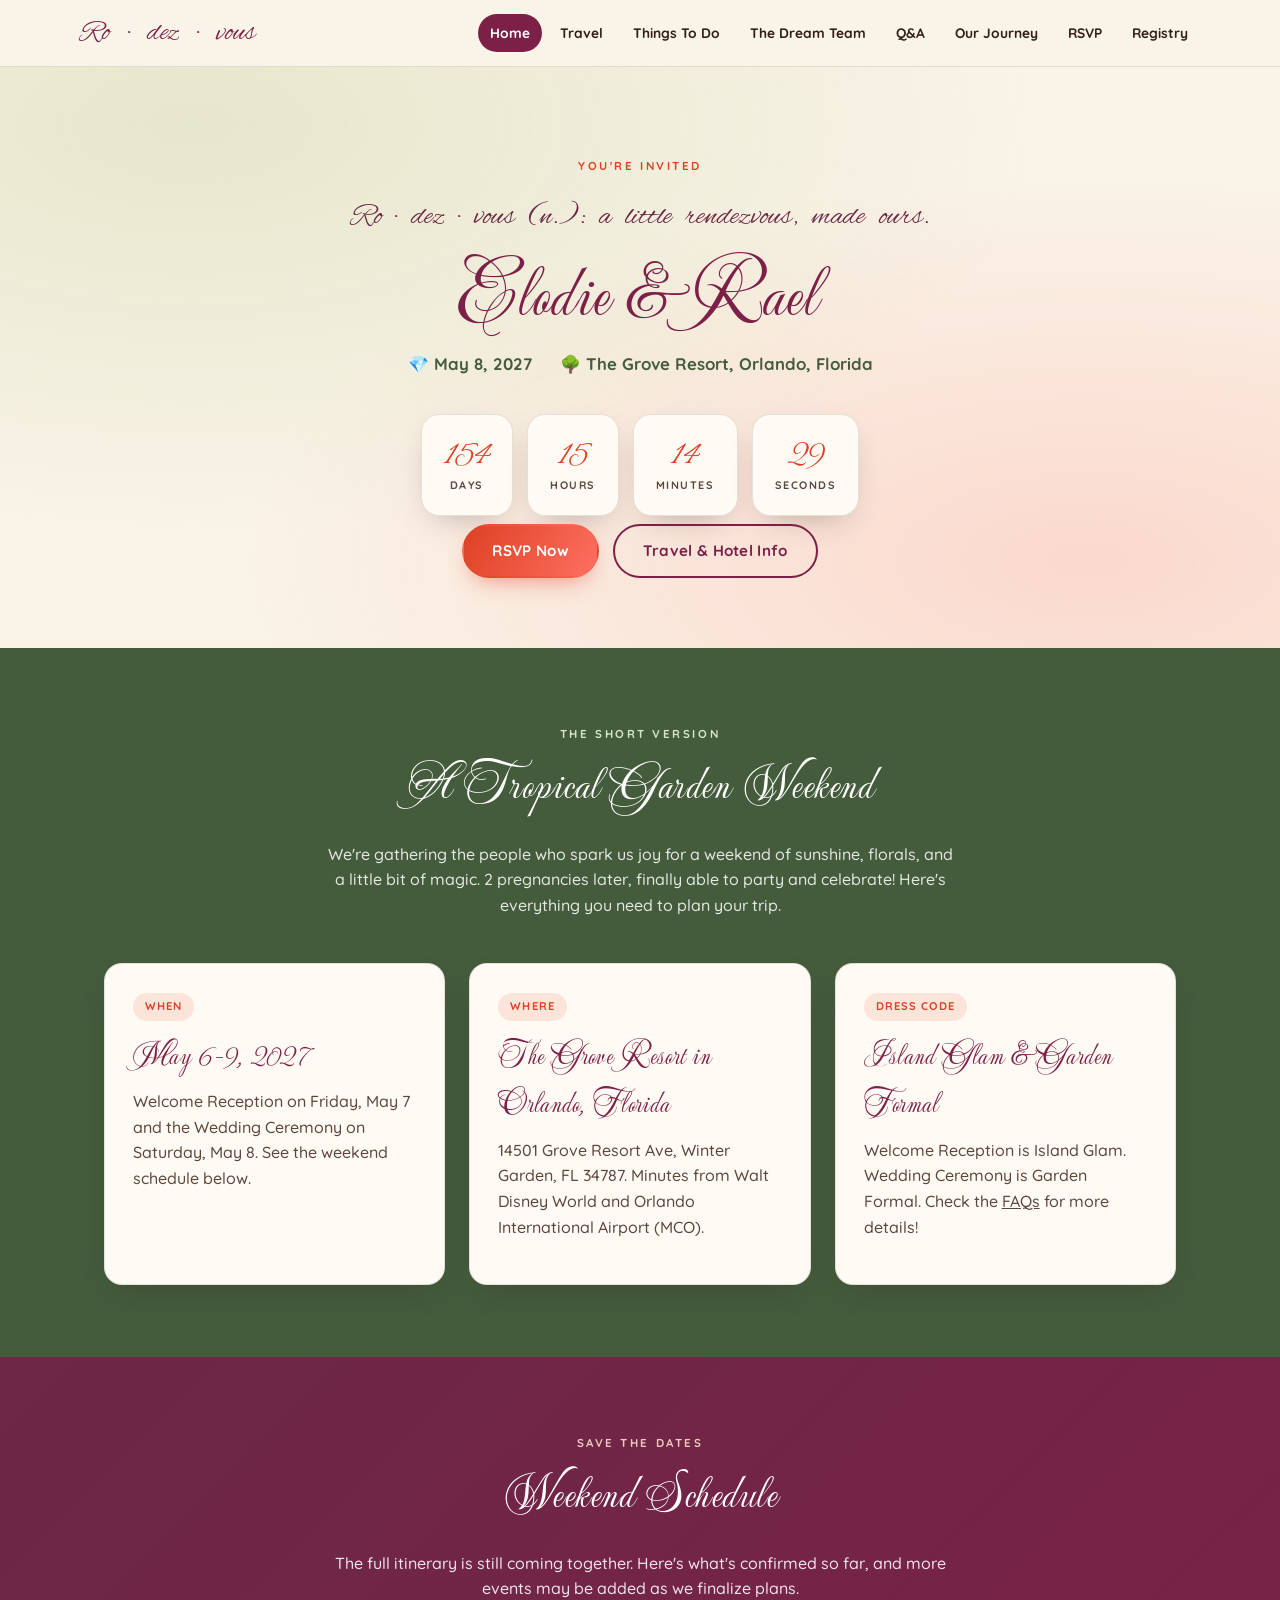
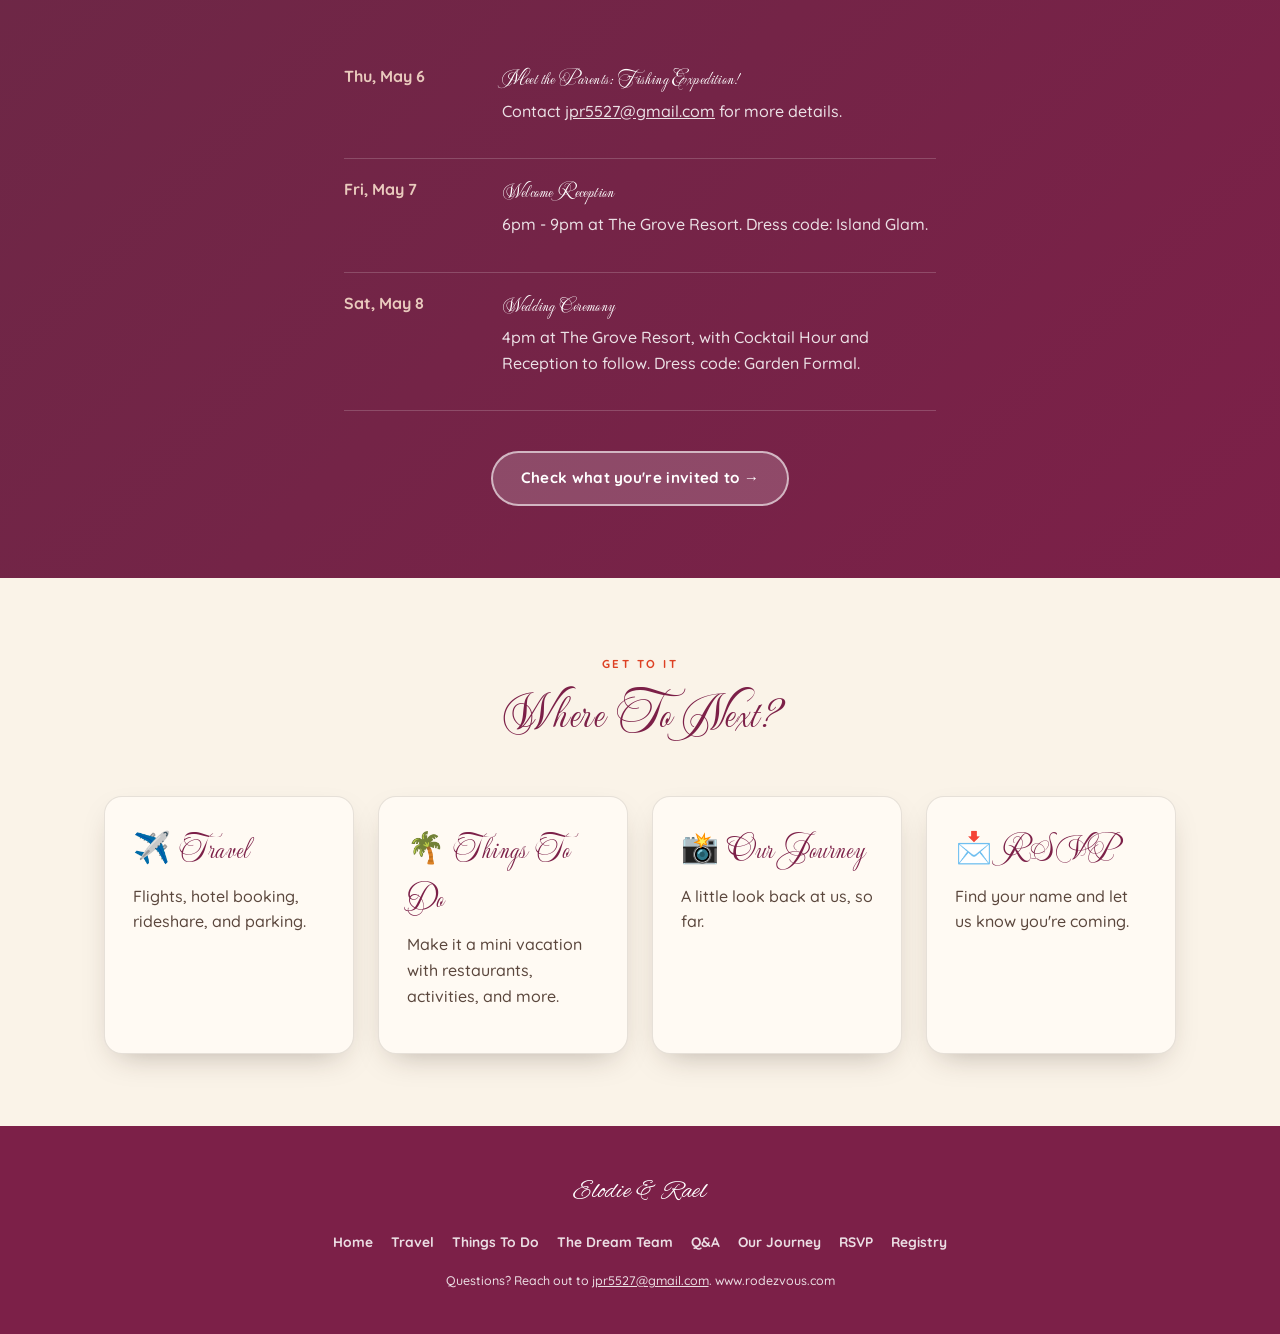
<file: index.html>
<!DOCTYPE html>
<html lang="en">
<head>
<meta charset="UTF-8">
<meta name="viewport" content="width=device-width, initial-scale=1.0">
<title>Ro · dez · vous | Elodie &amp; Rael</title>
<meta name="description" content="Elodie Jean-Philippe &amp; Nathaniel &quot;Rael&quot; Rodriguez are getting married May 8, 2027 at The Grove Resort, Orlando, FL. Join us for our little rendezvous.">
<link rel="preconnect" href="https://fonts.googleapis.com">
<link rel="preconnect" href="https://fonts.gstatic.com" crossorigin>
<link href="https://fonts.googleapis.com/css2?family=Alex+Brush&family=Mea+Culpa&family=Quicksand:wght@500;600;700&display=swap" rel="stylesheet">
<link rel="stylesheet" href="css/style.css">
</head>
<body>

<header class="site-header">
  <nav class="nav wrap">
    <a class="brand" href="index.html">Ro · dez · vous</a>
    <button class="nav-toggle" aria-label="Toggle menu" aria-expanded="false">&#9776; Menu</button>
    <ul class="nav-links">
      <li><a href="index.html" aria-current="page">Home</a></li>
      <li><a href="travel.html">Travel</a></li>
      <li><a href="things-to-do.html">Things To Do</a></li>
      <li><a href="dream-team.html">The Dream Team</a></li>
      <li><a href="faq.html">Q&amp;A</a></li>
      <li><a href="gallery.html">Our Journey</a></li>
      <li><a href="rsvp.html">RSVP</a></li>
      <li><a href="registry.html">Registry</a></li>
    </ul>
  </nav>
</header>

<main>

  <section class="hero">
    <div class="wrap">
      <span class="eyebrow">You're invited</span>
      <span class="script-lg">Ro &middot; dez &middot; vous (n.): a little rendezvous, made ours.</span>
      <h1>Elodie &amp; Rael</h1>

      <div class="hero-meta">
        <span>&#128142; May 8, 2027</span>
        <span>&#127795; The Grove Resort, Orlando, Florida</span>
      </div>

      <div class="countdown" data-countdown>
        <div class="unit"><span class="num" data-days>--</span><span class="label">Days</span></div>
        <div class="unit"><span class="num" data-hours>--</span><span class="label">Hours</span></div>
        <div class="unit"><span class="num" data-mins>--</span><span class="label">Minutes</span></div>
        <div class="unit"><span class="num" data-secs>--</span><span class="label">Seconds</span></div>
      </div>

      <div class="hero-actions">
        <a class="btn btn-primary" href="rsvp.html">RSVP Now</a>
        <a class="btn btn-outline" href="travel.html">Travel &amp; Hotel Info</a>
      </div>
    </div>
  </section>

  <section class="band-fern">
    <div class="wrap section-head">
      <span class="eyebrow">The short version</span>
      <h2>A Tropical Garden Weekend</h2>
      <p>We're gathering the people who spark us joy for a weekend of sunshine, florals, and a little bit of magic. 2 pregnancies later, finally able to party and celebrate! Here's everything you need to plan your trip.</p>
    </div>
    <div class="wrap grid grid-3">
      <div class="card">
        <span class="tag">When</span>
        <h3>May 6-9, 2027</h3>
        <p>Welcome Reception on Friday, May 7 and the Wedding Ceremony on Saturday, May 8. See the weekend schedule below.</p>
      </div>
      <div class="card">
        <span class="tag">Where</span>
        <h3>The Grove Resort in Orlando, Florida</h3>
        <p>14501 Grove Resort Ave, Winter Garden, FL 34787. Minutes from Walt Disney World and Orlando International Airport (MCO).</p>
      </div>
      <div class="card">
        <span class="tag">Dress Code</span>
        <h3>Island Glam &amp; Garden Formal</h3>
        <p>Welcome Reception is Island Glam. Wedding Ceremony is Garden Formal. Check the <a href="faq.html">FAQs</a> for more details!</p>
      </div>
    </div>
  </section>

  <section class="band-plum">
    <div class="wrap section-head">
      <span class="eyebrow">Save the dates</span>
      <h2>Weekend Schedule</h2>
      <p>The full itinerary is still coming together. Here's what's confirmed so far, and more events may be added as we finalize plans.</p>
    </div>
    <div class="wrap" style="max-width:640px;">
      <ul class="timeline">
        <li>
          <span class="when">Thu, May 6</span>
          <div>
            <h3 style="font-size:1.2rem; margin-bottom:4px;">Meet the Parents: Fishing Expedition!</h3>
            <p style="color:rgba(255,255,255,0.86);">Contact <a href="mailto:jpr5527@gmail.com">jpr5527@gmail.com</a> for more details.</p>
          </div>
        </li>
        <li>
          <span class="when">Fri, May 7</span>
          <div>
            <h3 style="font-size:1.2rem; margin-bottom:4px;">Welcome Reception</h3>
            <p style="color:rgba(255,255,255,0.86);">6pm - 9pm at The Grove Resort. Dress code: Island Glam.</p>
          </div>
        </li>
        <li>
          <span class="when">Sat, May 8</span>
          <div>
            <h3 style="font-size:1.2rem; margin-bottom:4px;">Wedding Ceremony</h3>
            <p style="color:rgba(255,255,255,0.86);">4pm at The Grove Resort, with Cocktail Hour and Reception to follow. Dress code: Garden Formal.</p>
          </div>
        </li>
      </ul>
      <div class="center mt-lg">
        <a class="btn btn-ghost" href="rsvp.html">Check what you're invited to &rarr;</a>
      </div>
    </div>
  </section>

  <section class="band-cream">
    <div class="wrap section-head">
      <span class="eyebrow">Get to it</span>
      <h2>Where To Next?</h2>
    </div>
    <div class="wrap grid grid-4">
      <a class="card" href="travel.html" style="text-decoration:none;">
        <h3>&#9992;&#65039; Travel</h3>
        <p>Flights, hotel booking, rideshare, and parking.</p>
      </a>
      <a class="card" href="things-to-do.html" style="text-decoration:none;">
        <h3>&#127796; Things To Do</h3>
        <p>Make it a mini vacation with restaurants, activities, and more.</p>
      </a>
      <a class="card" href="gallery.html" style="text-decoration:none;">
        <h3>&#128248; Our Journey</h3>
        <p>A little look back at us, so far.</p>
      </a>
      <a class="card" href="rsvp.html" style="text-decoration:none;">
        <h3>&#128233; RSVP</h3>
        <p>Find your name and let us know you're coming.</p>
      </a>
    </div>
  </section>

</main>

<footer class="site-footer">
  <div class="wrap">
    <span class="script" style="font-family:var(--font-script); font-size:1.6rem;">Elodie &amp; Rael</span>
    <ul class="footer-links">
      <li><a href="index.html">Home</a></li>
      <li><a href="travel.html">Travel</a></li>
      <li><a href="things-to-do.html">Things To Do</a></li>
      <li><a href="dream-team.html">The Dream Team</a></li>
      <li><a href="faq.html">Q&amp;A</a></li>
      <li><a href="gallery.html">Our Journey</a></li>
      <li><a href="rsvp.html">RSVP</a></li>
      <li><a href="registry.html">Registry</a></li>
    </ul>
    <p class="fine">Questions? Reach out to <a href="mailto:jpr5527@gmail.com">jpr5527@gmail.com</a>. www.rodezvous.com</p>
  </div>
</footer>

<script src="js/main.js"></script>
</body>
</html>
</file>
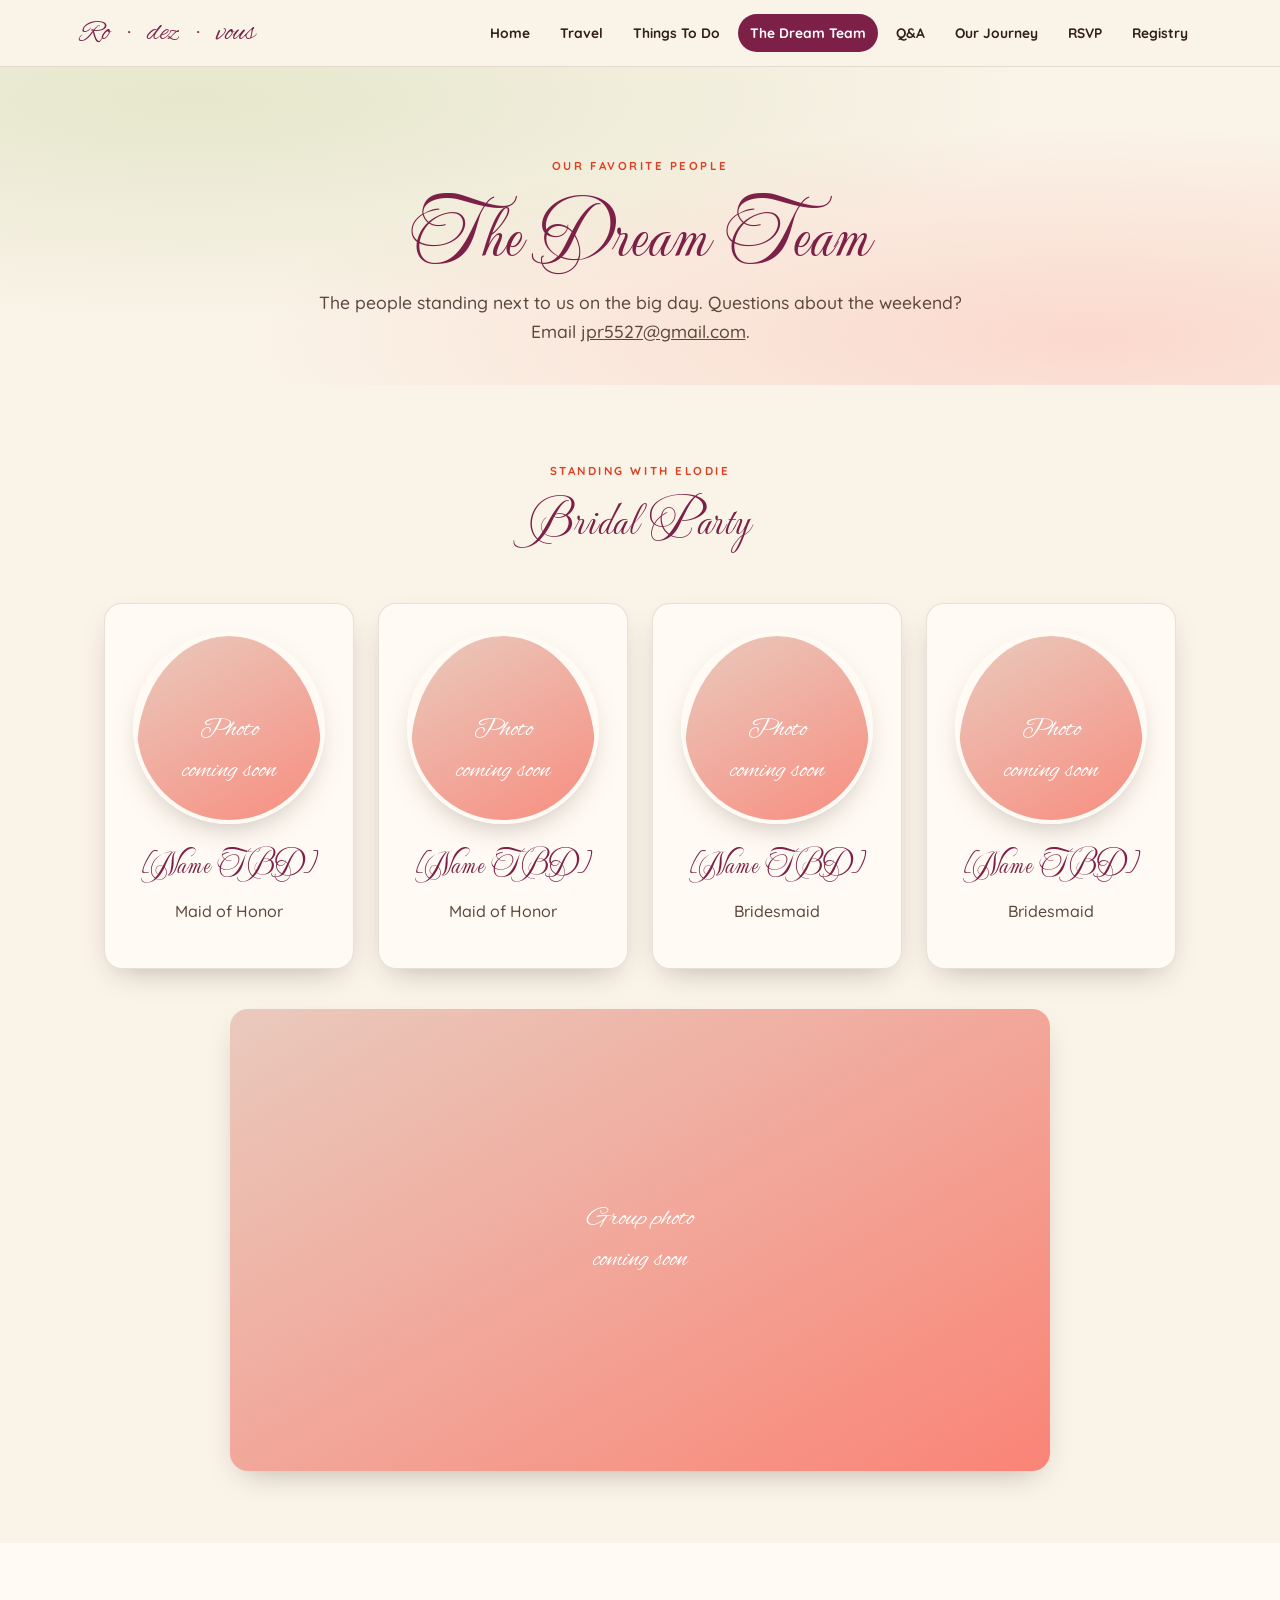
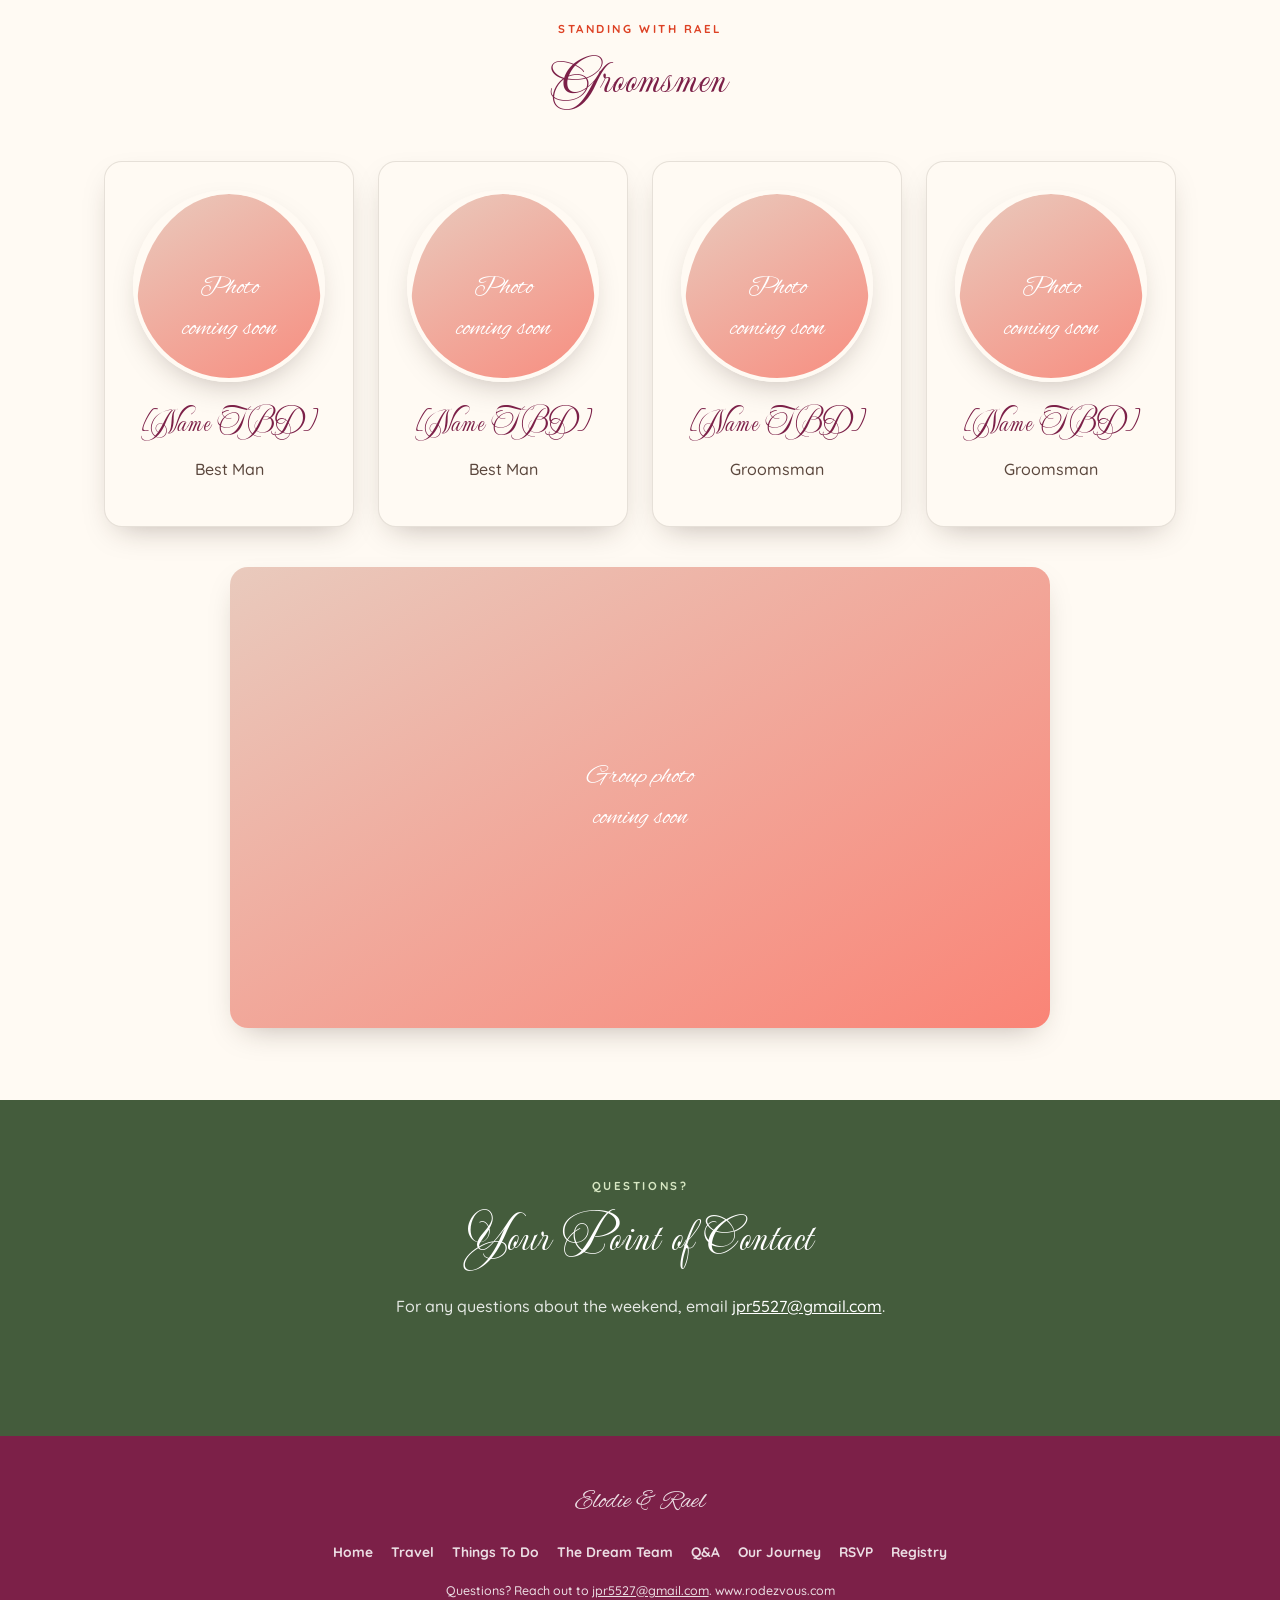
<file: dream-team.html>
<!DOCTYPE html>
<html lang="en">
<head>
<meta charset="UTF-8">
<meta name="viewport" content="width=device-width, initial-scale=1.0">
<title>The Dream Team | Ro · dez · vous</title>
<link rel="preconnect" href="https://fonts.googleapis.com">
<link rel="preconnect" href="https://fonts.gstatic.com" crossorigin>
<link href="https://fonts.googleapis.com/css2?family=Alex+Brush&family=Mea+Culpa&family=Quicksand:wght@500;600;700&display=swap" rel="stylesheet">
<link rel="stylesheet" href="css/style.css">
</head>
<body>

<header class="site-header">
  <nav class="nav wrap">
    <a class="brand" href="index.html">Ro · dez · vous</a>
    <button class="nav-toggle" aria-label="Toggle menu" aria-expanded="false">&#9776; Menu</button>
    <ul class="nav-links">
      <li><a href="index.html">Home</a></li>
      <li><a href="travel.html">Travel</a></li>
      <li><a href="things-to-do.html">Things To Do</a></li>
      <li><a href="dream-team.html" aria-current="page">The Dream Team</a></li>
      <li><a href="faq.html">Q&amp;A</a></li>
      <li><a href="gallery.html">Our Journey</a></li>
      <li><a href="rsvp.html">RSVP</a></li>
      <li><a href="registry.html">Registry</a></li>
    </ul>
  </nav>
</header>

<main>

  <section class="hero" style="padding-bottom:40px;">
    <div class="wrap">
      <span class="eyebrow">Our Favorite People</span>
      <h1>The Dream Team</h1>
      <p class="lede center" style="margin:0 auto;">The people standing next to us on the big day. Questions about the weekend? Email <a href="mailto:jpr5527@gmail.com">jpr5527@gmail.com</a>.</p>
    </div>
  </section>

  <section class="band-cream">
    <div class="wrap section-head">
      <span class="eyebrow">Standing with Elodie</span>
      <h2>Bridal Party</h2>
    </div>
    <div class="wrap grid grid-4">
      <div class="card team-card">
        <div class="team-photo"><div class="photo-placeholder">Photo<br>coming soon</div></div>
        <h3>[Name TBD]</h3>
        <p>Maid of Honor</p>
      </div>
      <div class="card team-card">
        <div class="team-photo"><div class="photo-placeholder">Photo<br>coming soon</div></div>
        <h3>[Name TBD]</h3>
        <p>Maid of Honor</p>
      </div>
      <div class="card team-card">
        <div class="team-photo"><div class="photo-placeholder">Photo<br>coming soon</div></div>
        <h3>[Name TBD]</h3>
        <p>Bridesmaid</p>
      </div>
      <div class="card team-card">
        <div class="team-photo"><div class="photo-placeholder">Photo<br>coming soon</div></div>
        <h3>[Name TBD]</h3>
        <p>Bridesmaid</p>
      </div>
    </div>
    <div class="wrap">
      <div class="group-photo">
        <!-- Swap for a real photo: <img src="images/team/bridal-party.jpg" alt="The bridal party"> -->
        <div class="photo-placeholder">Group photo<br>coming soon</div>
      </div>
    </div>
  </section>

  <section class="band-paper">
    <div class="wrap section-head">
      <span class="eyebrow">Standing with Rael</span>
      <h2>Groomsmen</h2>
    </div>
    <div class="wrap grid grid-4">
      <div class="card team-card">
        <div class="team-photo"><div class="photo-placeholder">Photo<br>coming soon</div></div>
        <h3>[Name TBD]</h3>
        <p>Best Man</p>
      </div>
      <div class="card team-card">
        <div class="team-photo"><div class="photo-placeholder">Photo<br>coming soon</div></div>
        <h3>[Name TBD]</h3>
        <p>Best Man</p>
      </div>
      <div class="card team-card">
        <div class="team-photo"><div class="photo-placeholder">Photo<br>coming soon</div></div>
        <h3>[Name TBD]</h3>
        <p>Groomsman</p>
      </div>
      <div class="card team-card">
        <div class="team-photo"><div class="photo-placeholder">Photo<br>coming soon</div></div>
        <h3>[Name TBD]</h3>
        <p>Groomsman</p>
      </div>
    </div>
    <div class="wrap">
      <div class="group-photo">
        <!-- Swap for a real photo: <img src="images/team/groomsmen.jpg" alt="The groomsmen"> -->
        <div class="photo-placeholder">Group photo<br>coming soon</div>
      </div>
    </div>
  </section>

  <section class="band-fern">
    <div class="wrap section-head">
      <span class="eyebrow">Questions?</span>
      <h2>Your Point of Contact</h2>
      <p>For any questions about the weekend, email <a href="mailto:jpr5527@gmail.com" style="color:#fff; text-decoration:underline;">jpr5527@gmail.com</a>.</p>
    </div>
  </section>

</main>

<footer class="site-footer">
  <div class="wrap">
    <span style="font-family:var(--font-script); font-size:1.6rem;">Elodie &amp; Rael</span>
    <ul class="footer-links">
      <li><a href="index.html">Home</a></li>
      <li><a href="travel.html">Travel</a></li>
      <li><a href="things-to-do.html">Things To Do</a></li>
      <li><a href="dream-team.html">The Dream Team</a></li>
      <li><a href="faq.html">Q&amp;A</a></li>
      <li><a href="gallery.html">Our Journey</a></li>
      <li><a href="rsvp.html">RSVP</a></li>
      <li><a href="registry.html">Registry</a></li>
    </ul>
    <p class="fine">Questions? Reach out to <a href="mailto:jpr5527@gmail.com">jpr5527@gmail.com</a>. www.rodezvous.com</p>
  </div>
</footer>

<script src="js/main.js"></script>
</body>
</html>
</file>
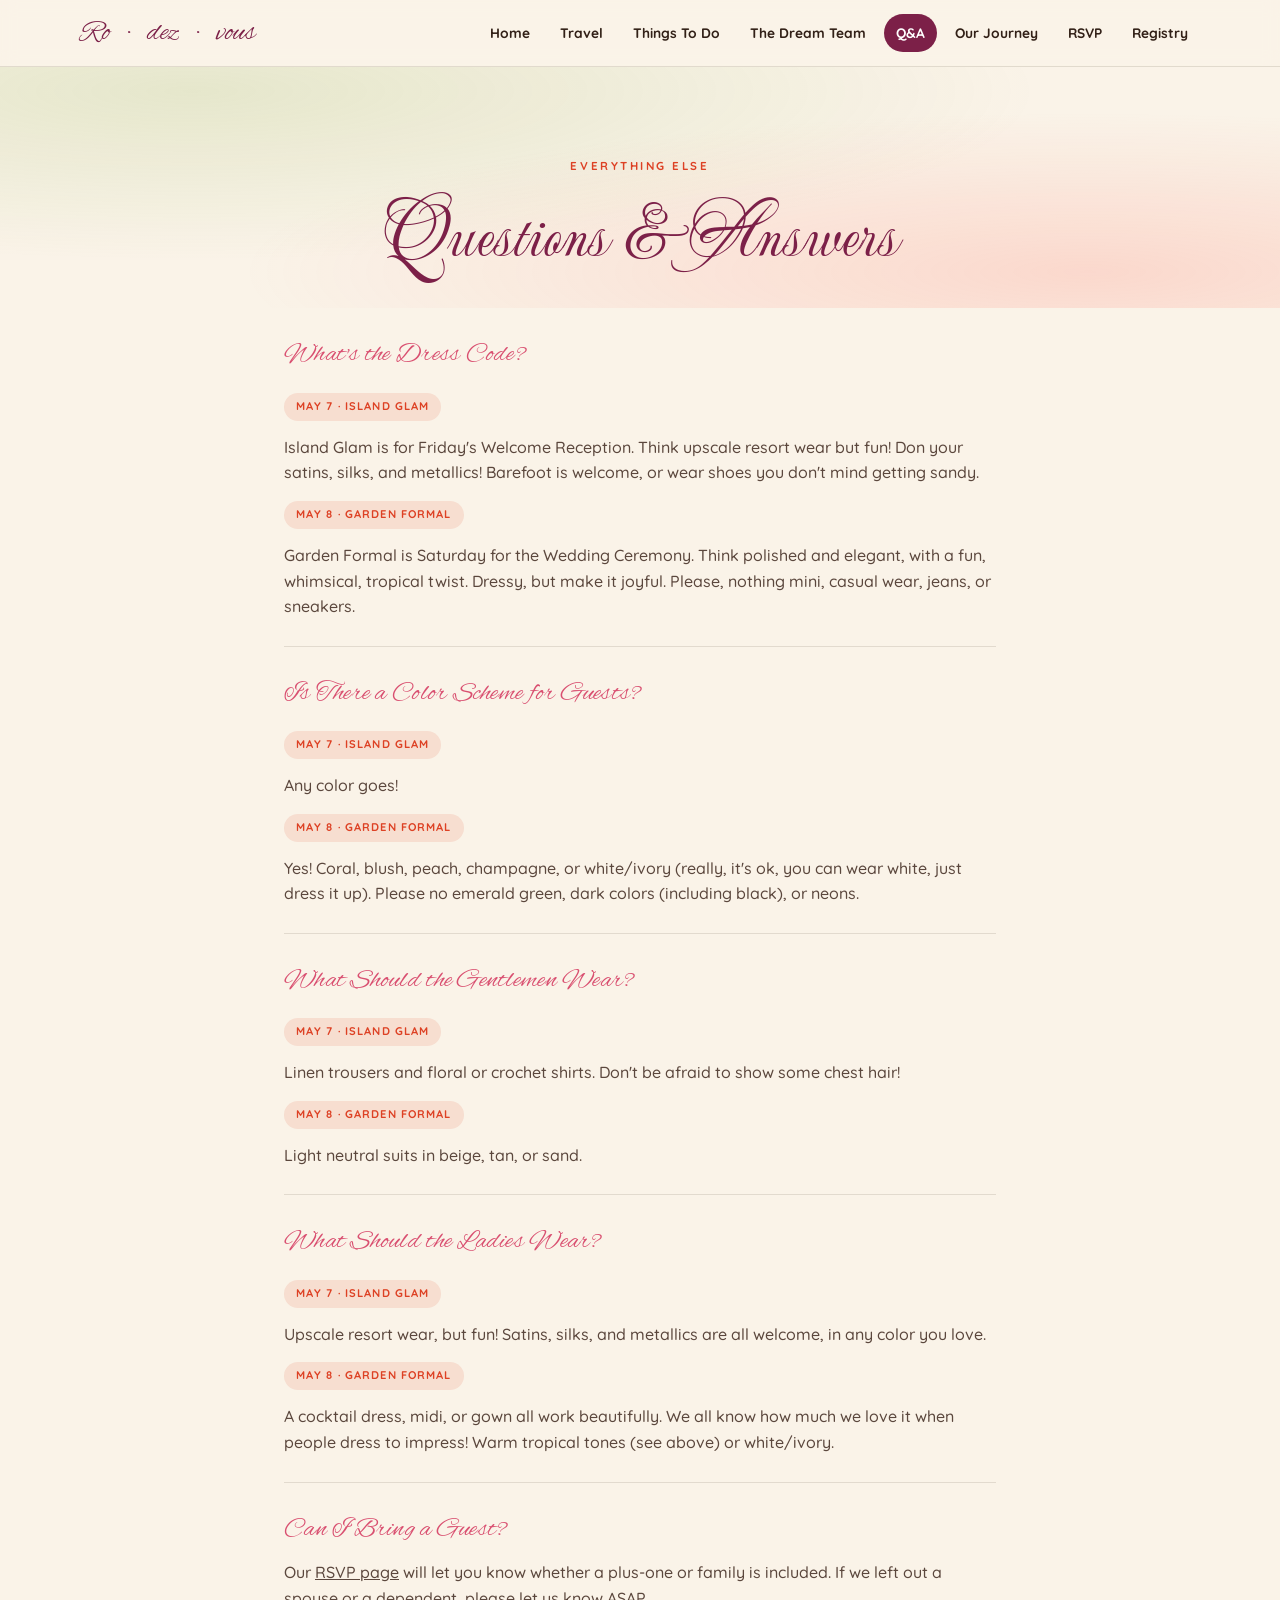
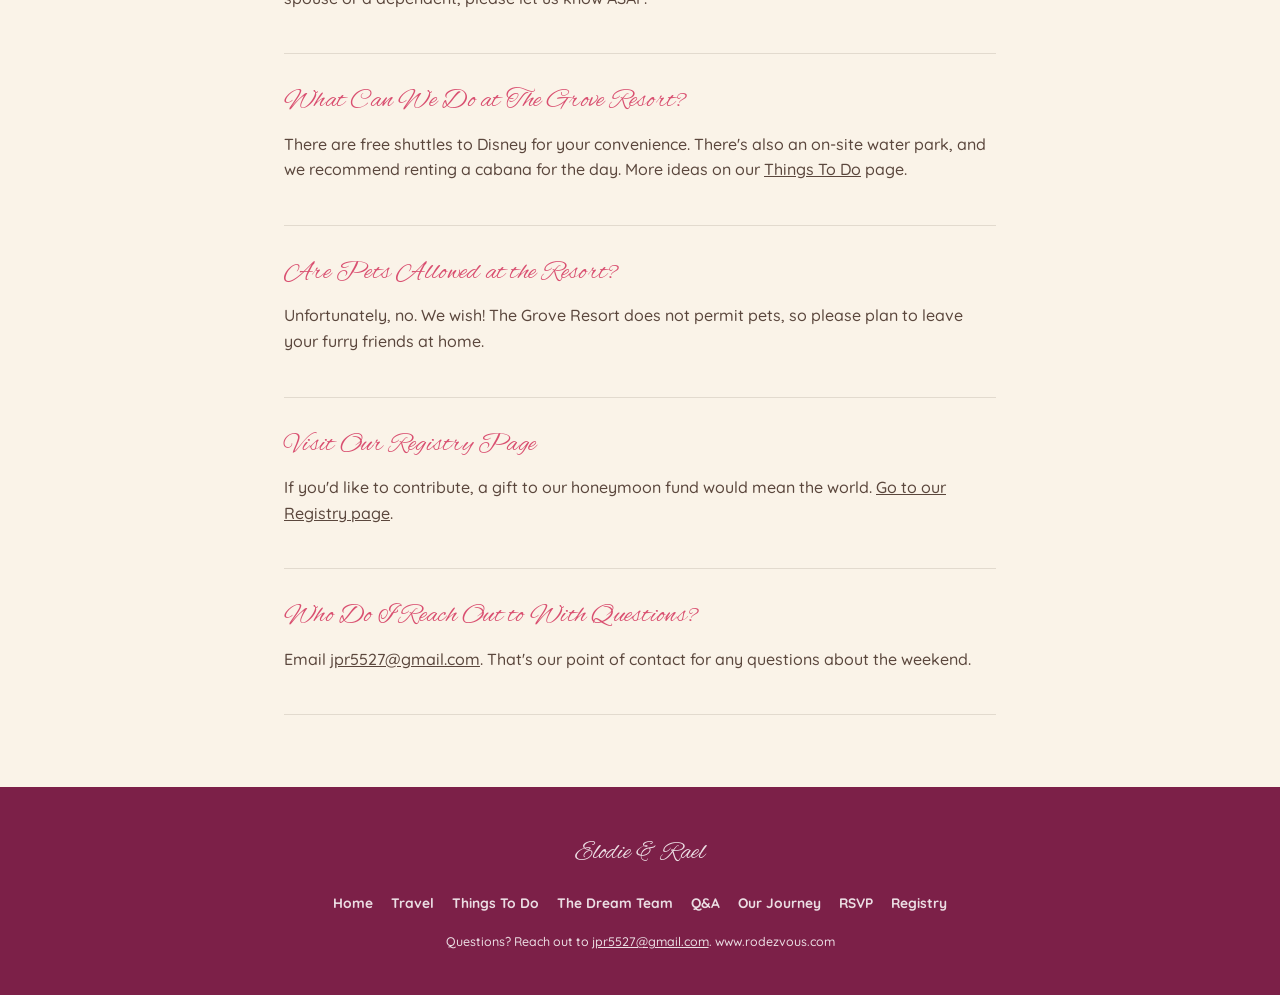
<file: faq.html>
<!DOCTYPE html>
<html lang="en">
<head>
<meta charset="UTF-8">
<meta name="viewport" content="width=device-width, initial-scale=1.0">
<title>Q&amp;A | Ro · dez · vous</title>
<link rel="preconnect" href="https://fonts.googleapis.com">
<link rel="preconnect" href="https://fonts.gstatic.com" crossorigin>
<link href="https://fonts.googleapis.com/css2?family=Alex+Brush&family=Mea+Culpa&family=Quicksand:wght@500;600;700&display=swap" rel="stylesheet">
<link rel="stylesheet" href="css/style.css">
</head>
<body>

<header class="site-header">
  <nav class="nav wrap">
    <a class="brand" href="index.html">Ro · dez · vous</a>
    <button class="nav-toggle" aria-label="Toggle menu" aria-expanded="false">&#9776; Menu</button>
    <ul class="nav-links">
      <li><a href="index.html">Home</a></li>
      <li><a href="travel.html">Travel</a></li>
      <li><a href="things-to-do.html">Things To Do</a></li>
      <li><a href="dream-team.html">The Dream Team</a></li>
      <li><a href="faq.html" aria-current="page">Q&amp;A</a></li>
      <li><a href="gallery.html">Our Journey</a></li>
      <li><a href="rsvp.html">RSVP</a></li>
      <li><a href="registry.html">Registry</a></li>
    </ul>
  </nav>
</header>

<main>

  <section class="hero" style="padding-bottom:20px;">
    <div class="wrap">
      <span class="eyebrow">Everything else</span>
      <h1>Questions &amp; Answers</h1>
    </div>
  </section>

  <section class="band-cream" style="padding-top:0;">
    <div class="wrap" style="max-width:760px;">

      <div class="faq-item">
        <h3>What's the Dress Code?</h3>
        <div class="faq-day">
          <span class="tag">May 7 &middot; Island Glam</span>
          <p>Island Glam is for Friday's Welcome Reception. Think upscale resort wear but fun! Don your satins, silks, and metallics! Barefoot is welcome, or wear shoes you don't mind getting sandy.</p>
        </div>
        <div class="faq-day">
          <span class="tag">May 8 &middot; Garden Formal</span>
          <p>Garden Formal is Saturday for the Wedding Ceremony. Think polished and elegant, with a fun, whimsical, tropical twist. Dressy, but make it joyful. Please, nothing mini, casual wear, jeans, or sneakers.</p>
        </div>
      </div>

      <div class="faq-item">
        <h3>Is There a Color Scheme for Guests?</h3>
        <div class="faq-day">
          <span class="tag">May 7 &middot; Island Glam</span>
          <p>Any color goes!</p>
        </div>
        <div class="faq-day">
          <span class="tag">May 8 &middot; Garden Formal</span>
          <p>Yes! Coral, blush, peach, champagne, or white/ivory (really, it's ok, you can wear white, just dress it up). Please no emerald green, dark colors (including black), or neons.</p>
        </div>
      </div>

      <div class="faq-item">
        <h3>What Should the Gentlemen Wear?</h3>
        <div class="faq-day">
          <span class="tag">May 7 &middot; Island Glam</span>
          <p>Linen trousers and floral or crochet shirts. Don't be afraid to show some chest hair!</p>
        </div>
        <div class="faq-day">
          <span class="tag">May 8 &middot; Garden Formal</span>
          <p>Light neutral suits in beige, tan, or sand.</p>
        </div>
      </div>

      <div class="faq-item">
        <h3>What Should the Ladies Wear?</h3>
        <div class="faq-day">
          <span class="tag">May 7 &middot; Island Glam</span>
          <p>Upscale resort wear, but fun! Satins, silks, and metallics are all welcome, in any color you love.</p>
        </div>
        <div class="faq-day">
          <span class="tag">May 8 &middot; Garden Formal</span>
          <p>A cocktail dress, midi, or gown all work beautifully. We all know how much we love it when people dress to impress! Warm tropical tones (see above) or white/ivory.</p>
        </div>
      </div>

      <div class="faq-item">
        <h3>Can I Bring a Guest?</h3>
        <p>Our <a href="rsvp.html">RSVP page</a> will let you know whether a plus-one or family is included. If we left out a spouse or a dependent, please let us know ASAP.</p>
      </div>

      <div class="faq-item">
        <h3>What Can We Do at The Grove Resort?</h3>
        <p>There are free shuttles to Disney for your convenience. There's also an on-site water park, and we recommend renting a cabana for the day. More ideas on our <a href="things-to-do.html">Things To Do</a> page.</p>
      </div>

      <div class="faq-item">
        <h3>Are Pets Allowed at the Resort?</h3>
        <p>Unfortunately, no. We wish! The Grove Resort does not permit pets, so please plan to leave your furry friends at home.</p>
      </div>

      <div class="faq-item">
        <h3>Visit Our Registry Page</h3>
        <p>If you'd like to contribute, a gift to our honeymoon fund would mean the world. <a href="registry.html">Go to our Registry page</a>.</p>
      </div>

      <div class="faq-item">
        <h3>Who Do I Reach Out to With Questions?</h3>
        <p>Email <a href="mailto:jpr5527@gmail.com">jpr5527@gmail.com</a>. That's our point of contact for any questions about the weekend.</p>
      </div>

    </div>
  </section>

</main>

<footer class="site-footer">
  <div class="wrap">
    <span style="font-family:var(--font-script); font-size:1.6rem;">Elodie &amp; Rael</span>
    <ul class="footer-links">
      <li><a href="index.html">Home</a></li>
      <li><a href="travel.html">Travel</a></li>
      <li><a href="things-to-do.html">Things To Do</a></li>
      <li><a href="dream-team.html">The Dream Team</a></li>
      <li><a href="faq.html">Q&amp;A</a></li>
      <li><a href="gallery.html">Our Journey</a></li>
      <li><a href="rsvp.html">RSVP</a></li>
      <li><a href="registry.html">Registry</a></li>
    </ul>
    <p class="fine">Questions? Reach out to <a href="mailto:jpr5527@gmail.com">jpr5527@gmail.com</a>. www.rodezvous.com</p>
  </div>
</footer>

<script src="js/main.js"></script>
</body>
</html>
</file>
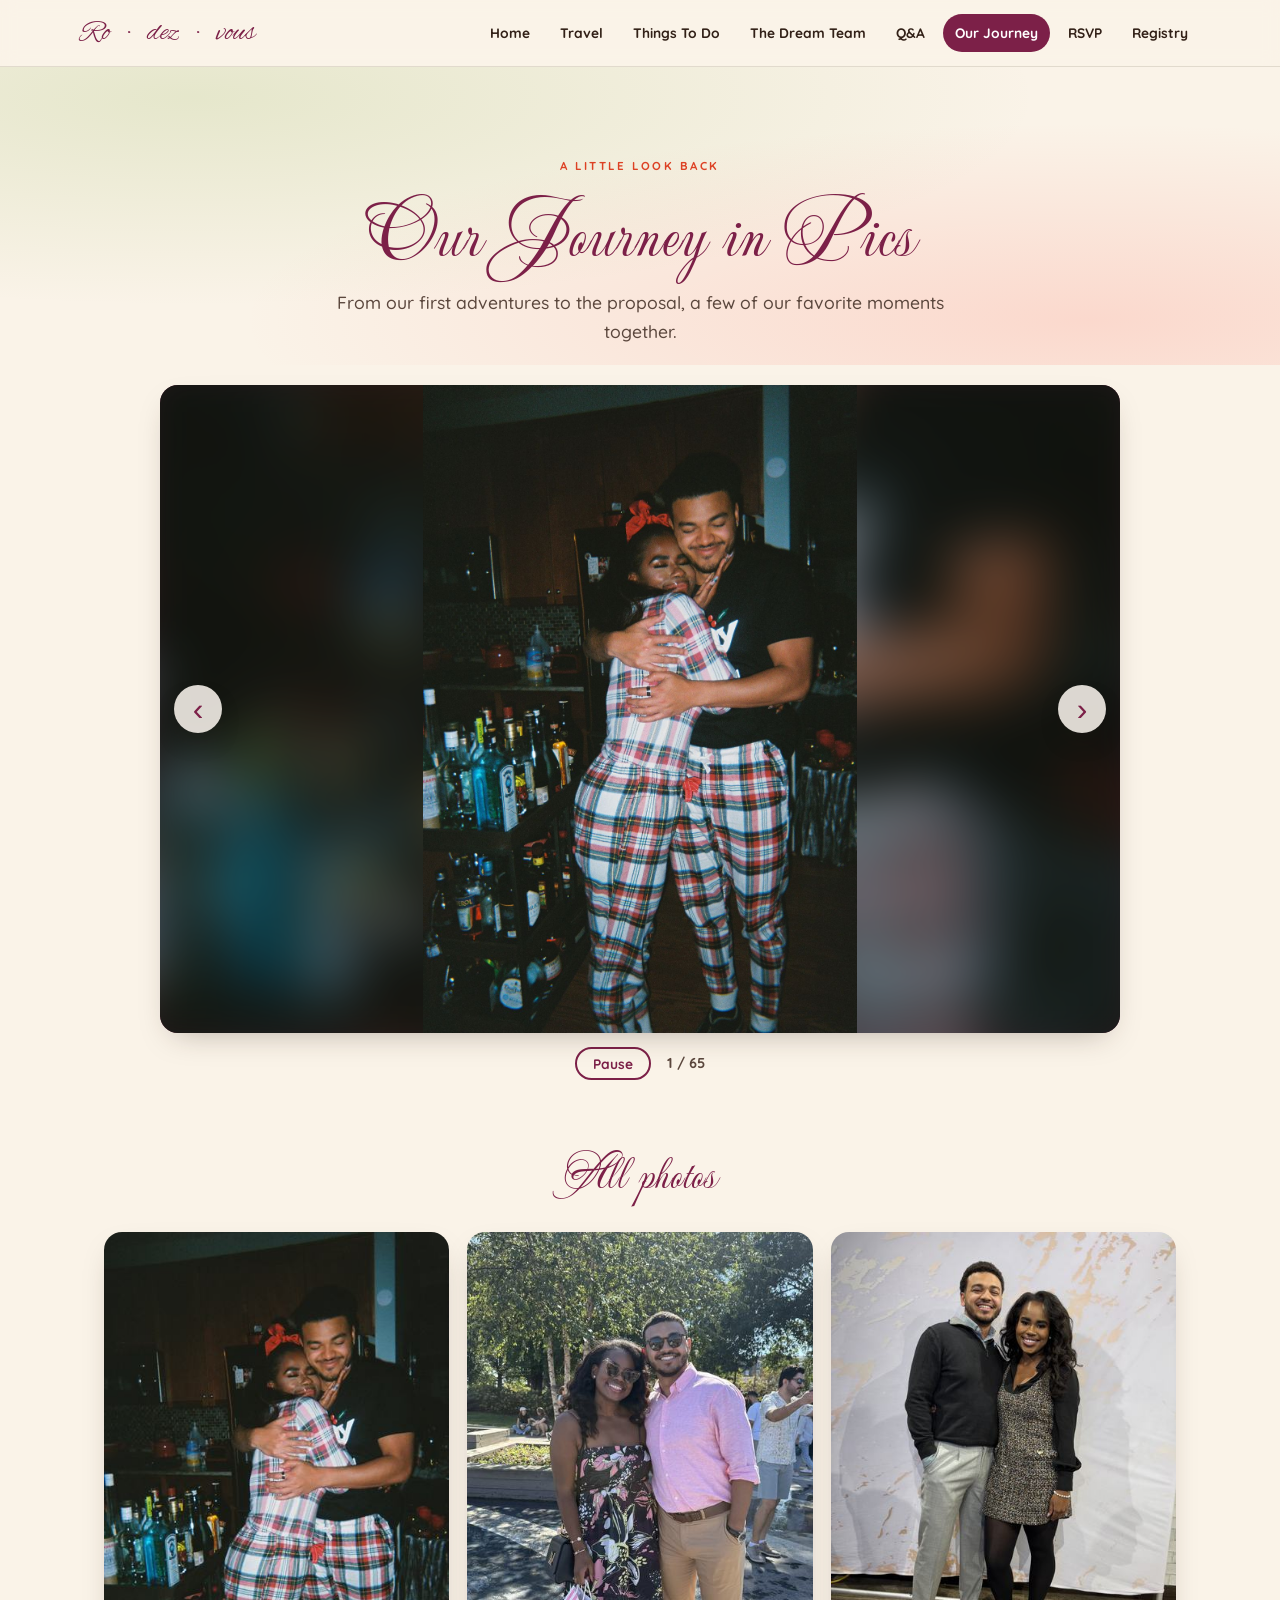
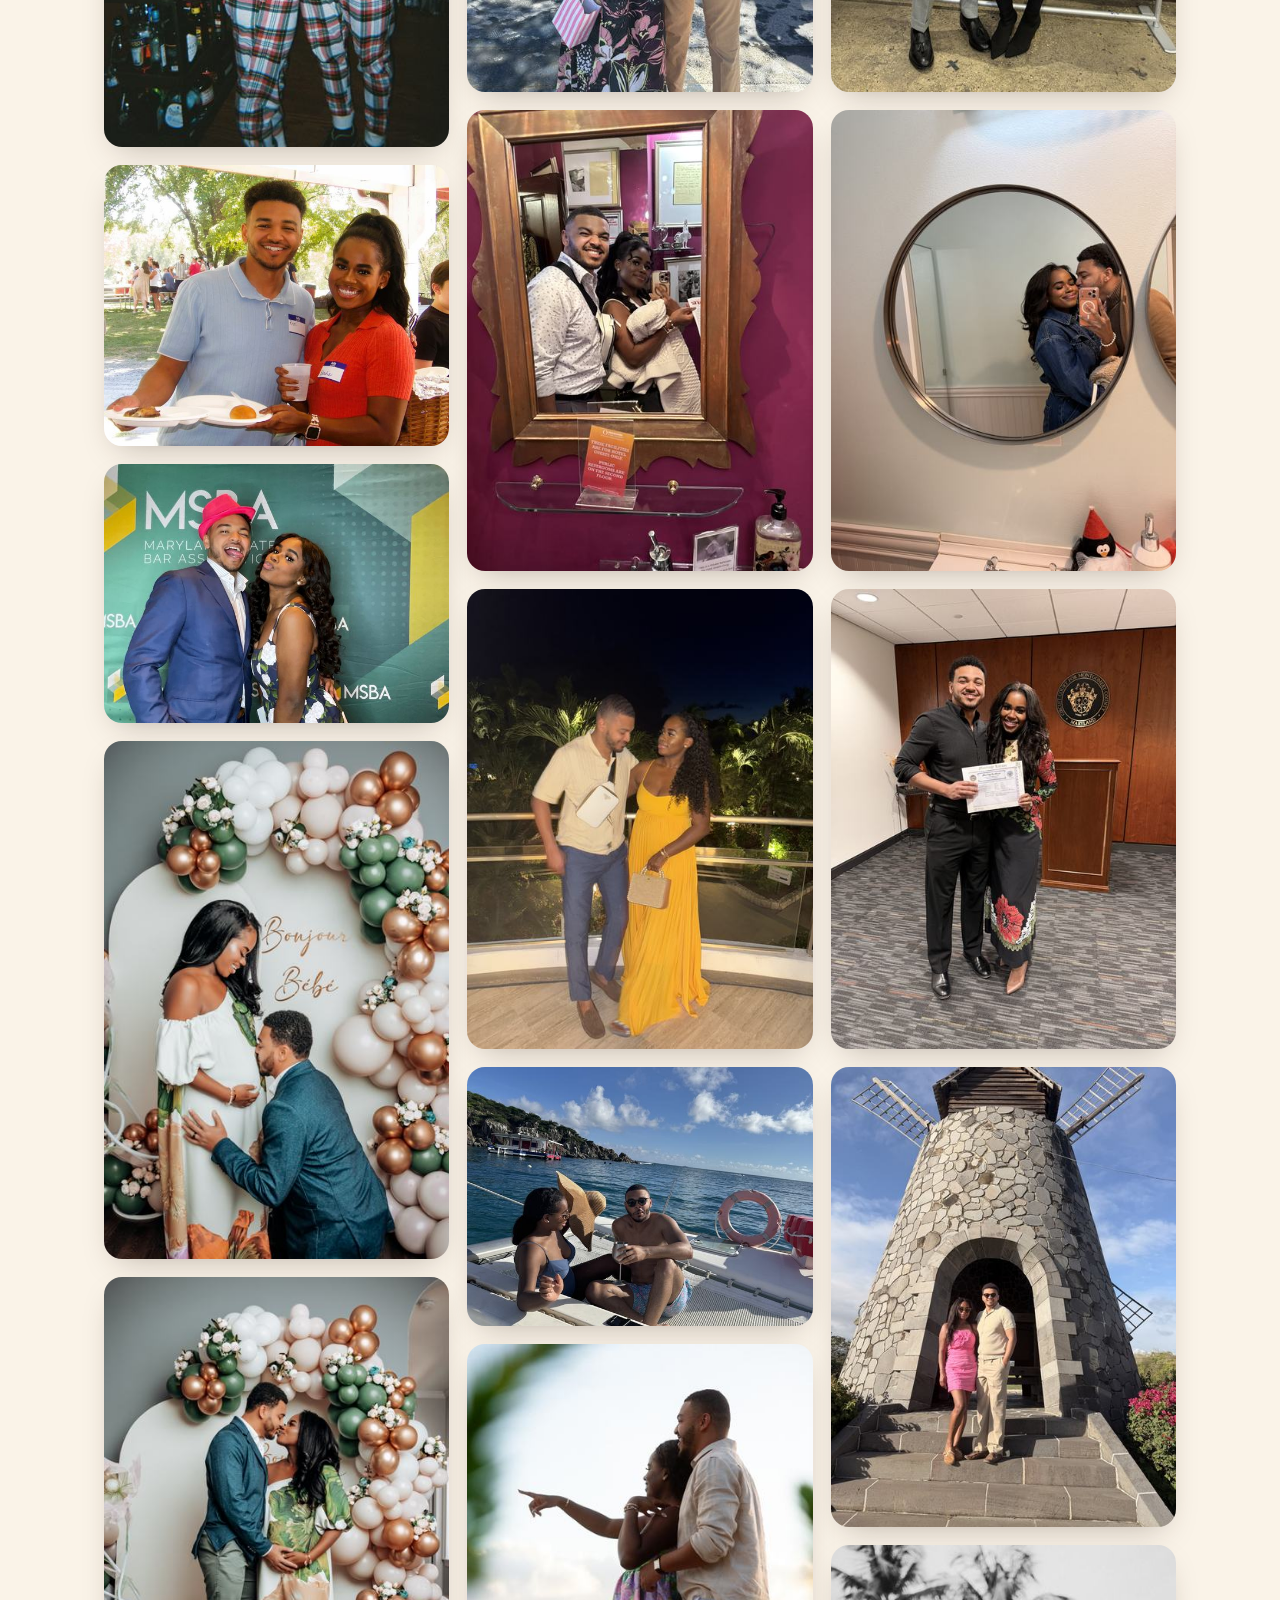
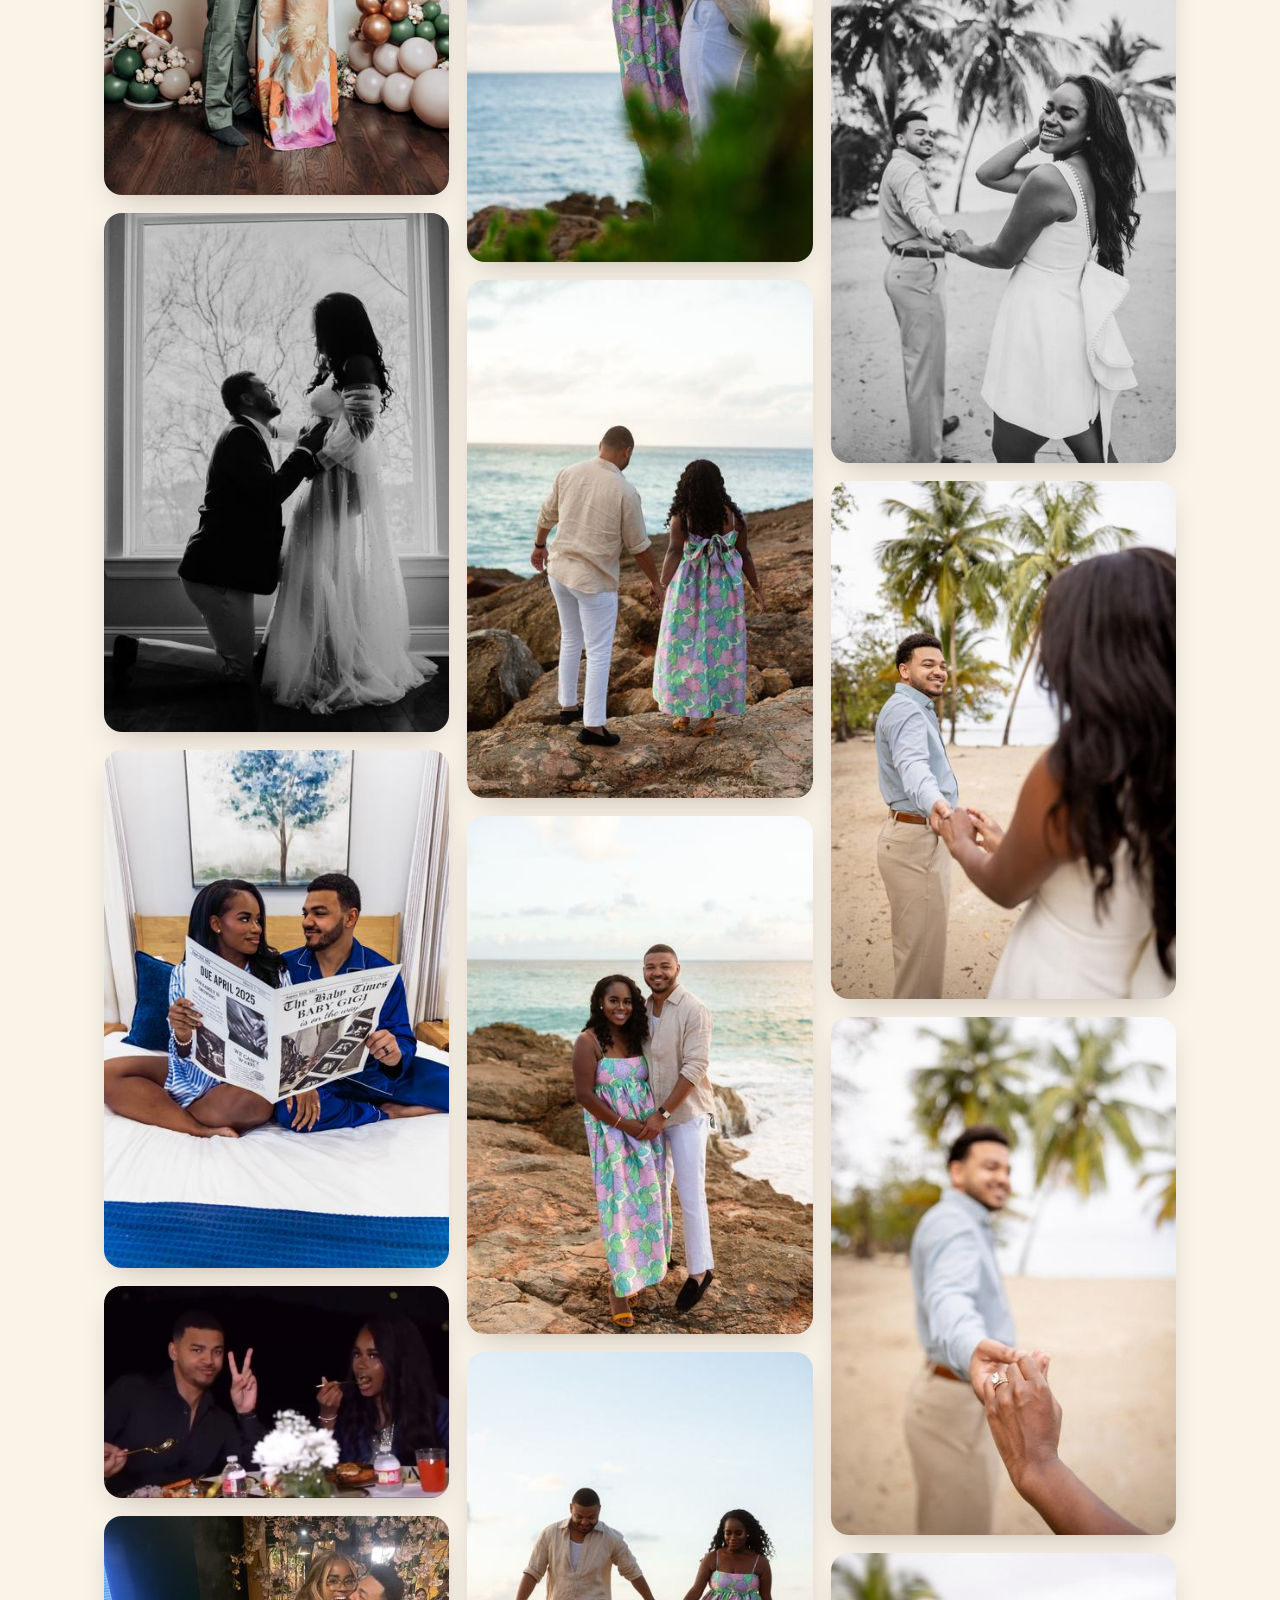
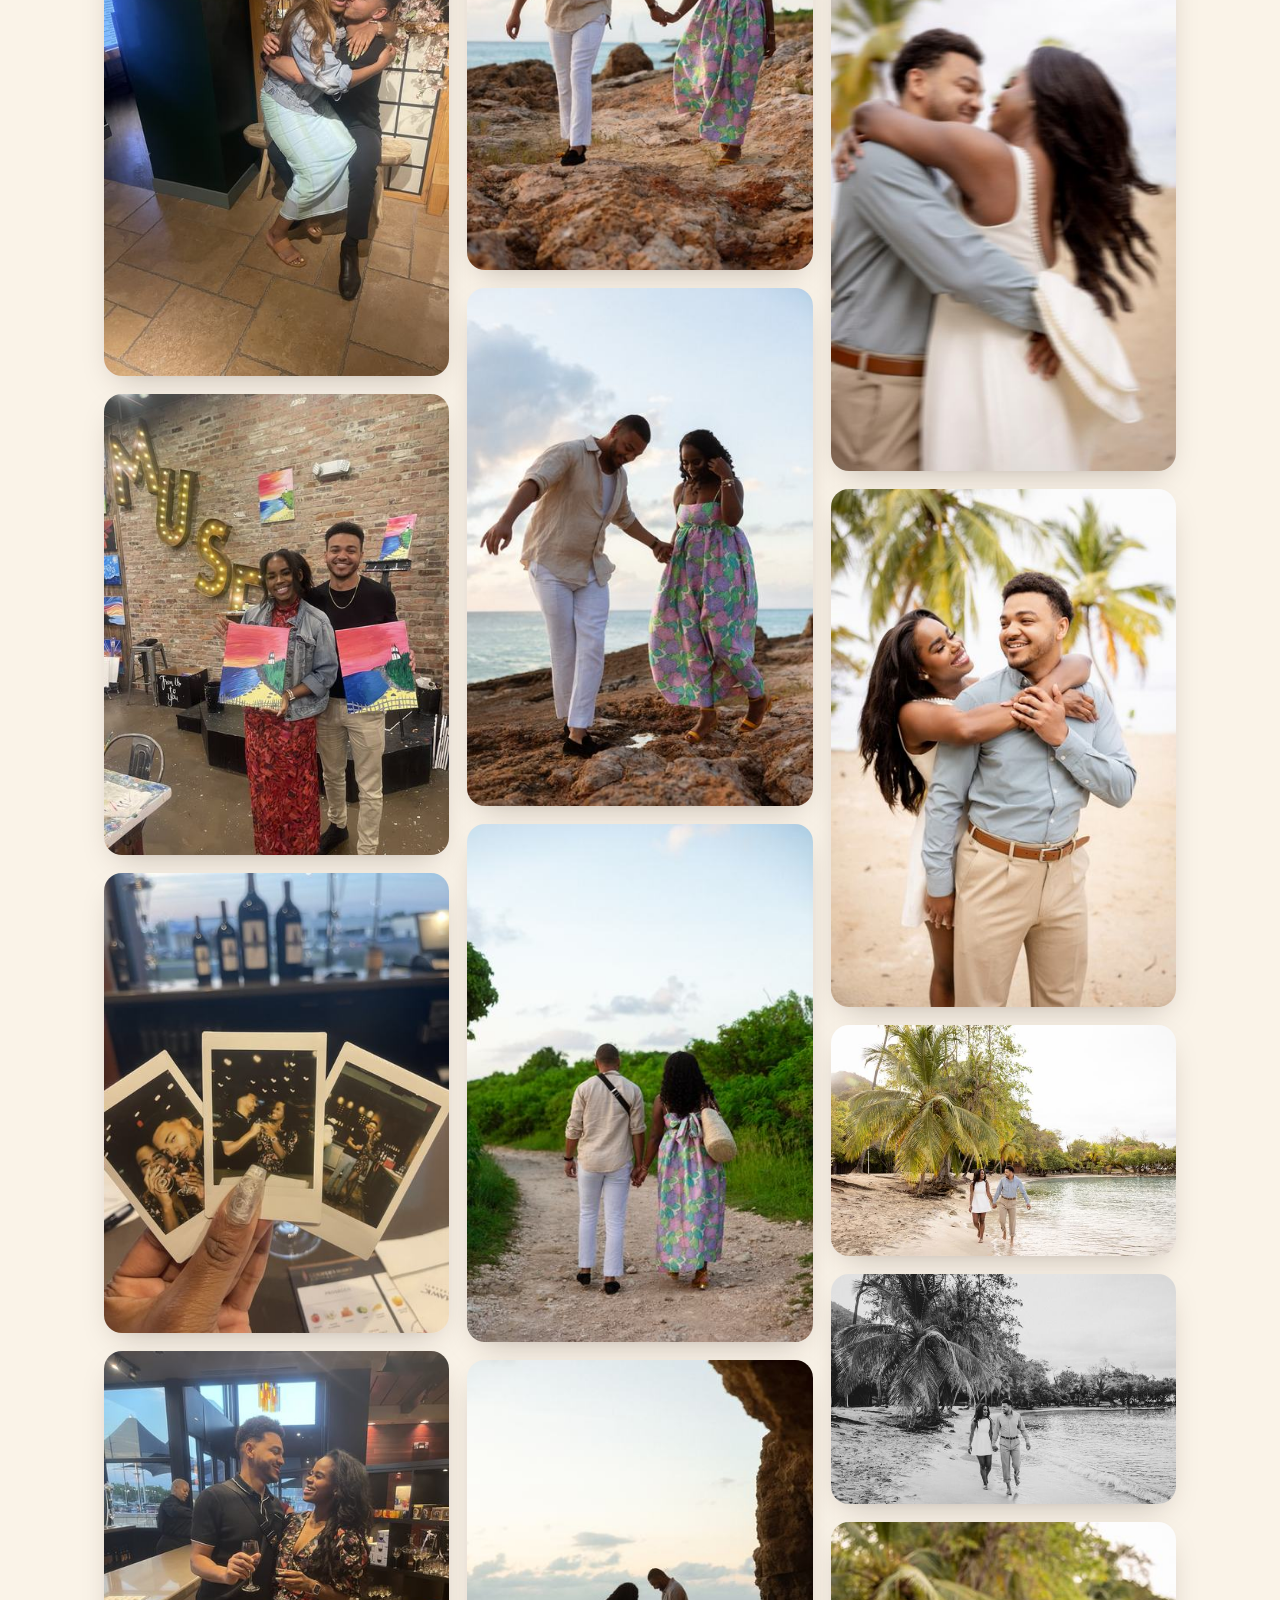
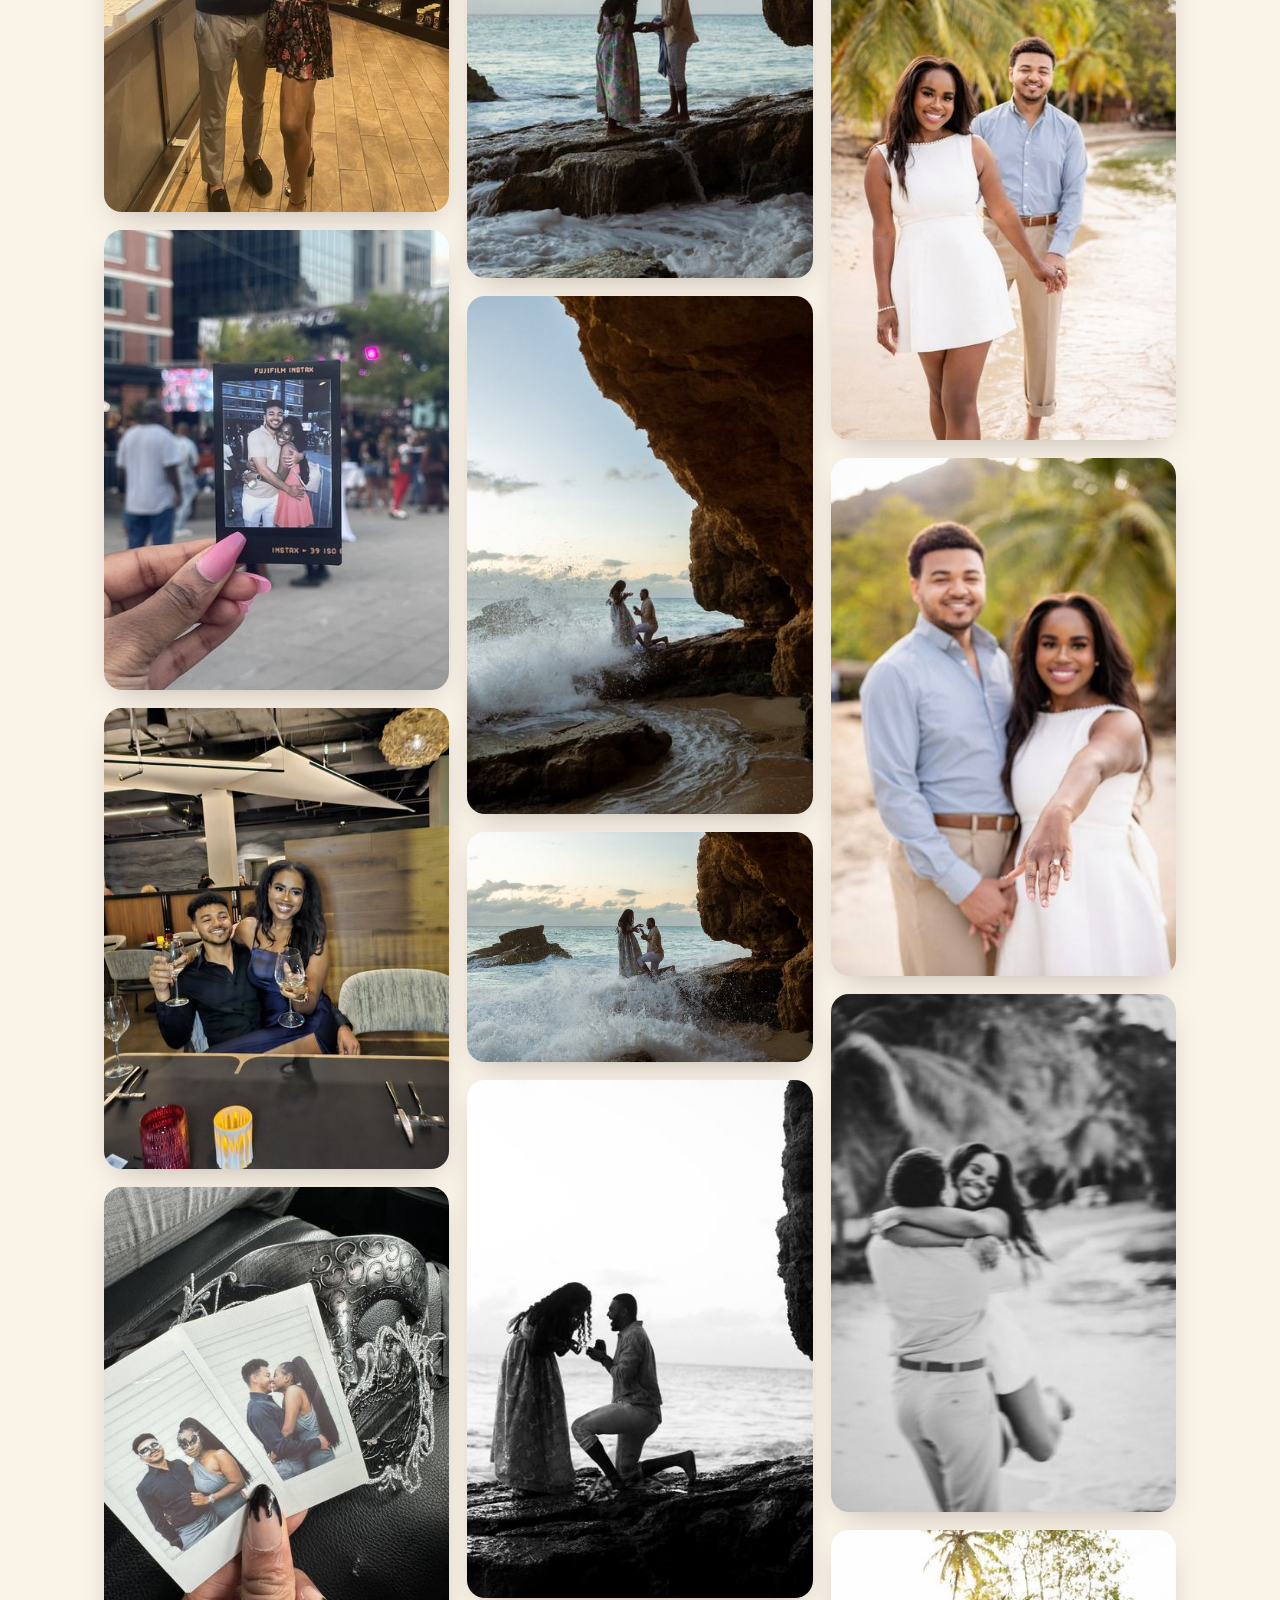
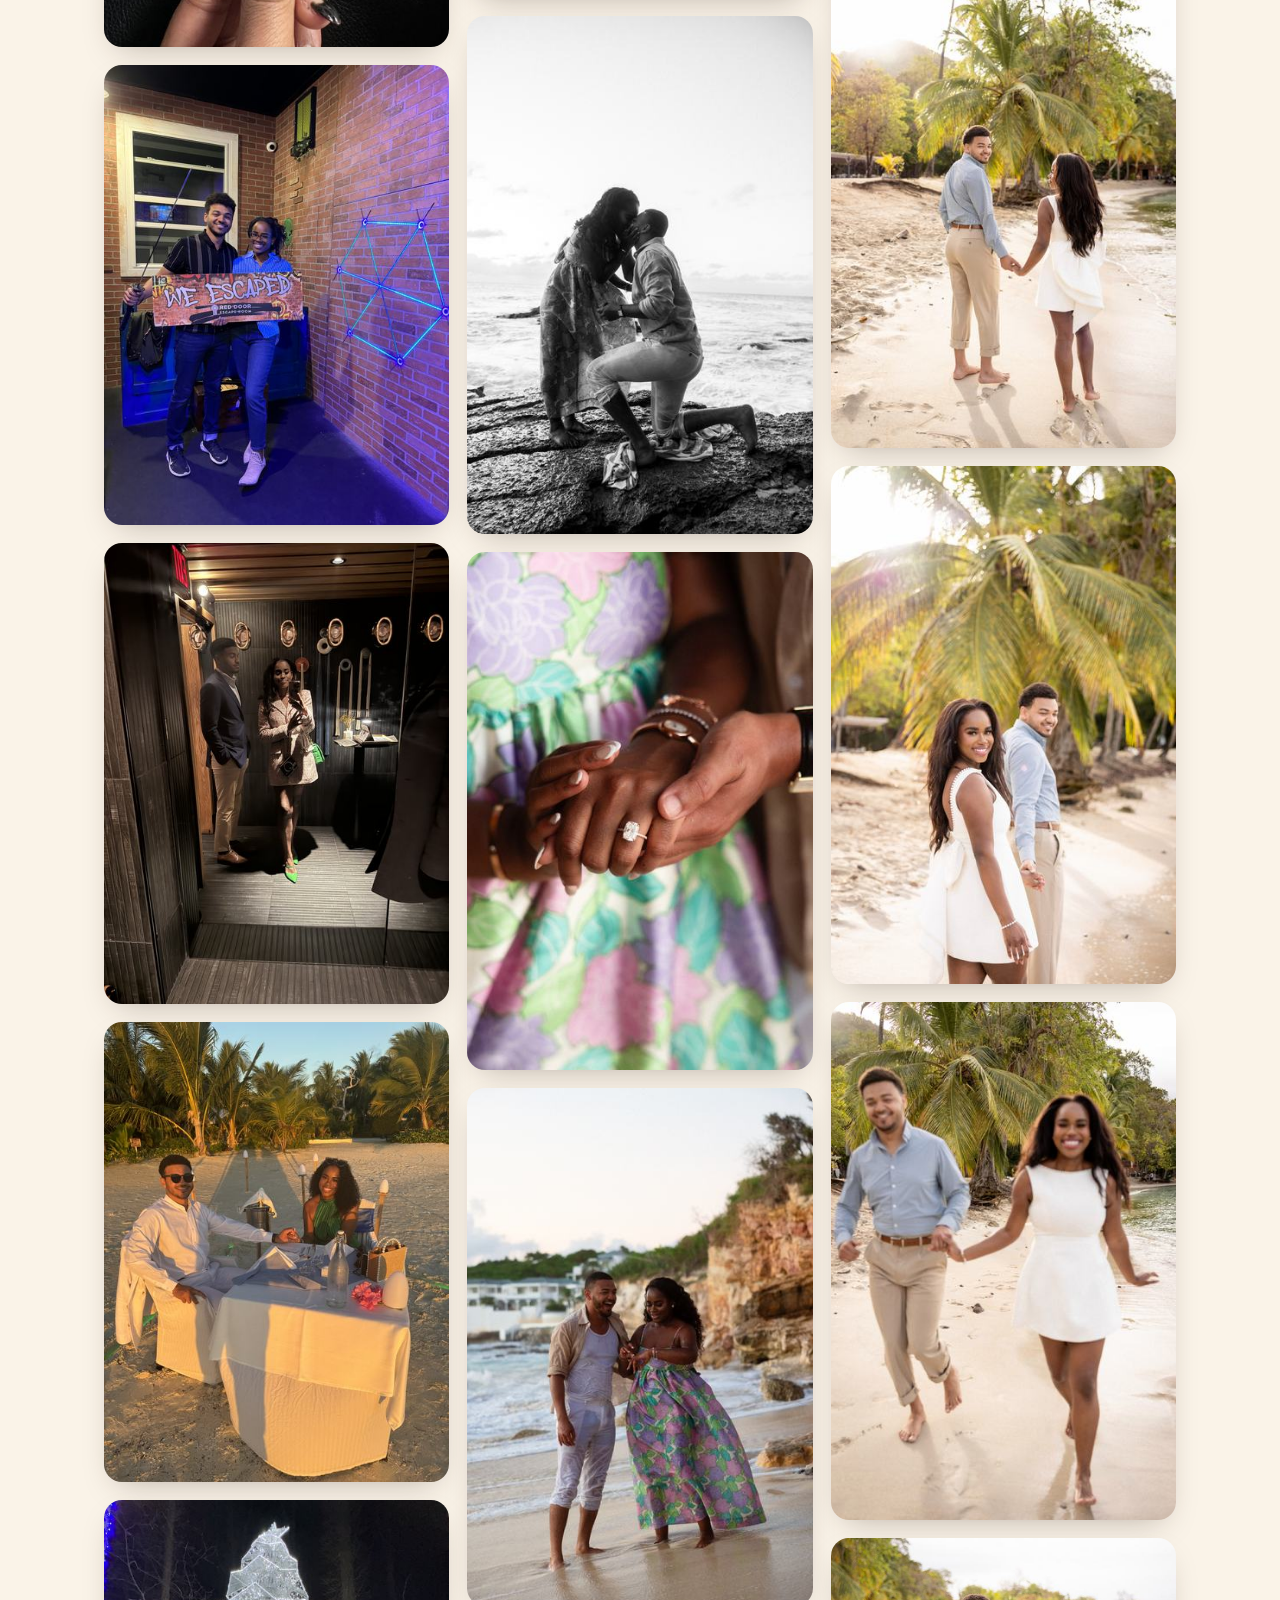
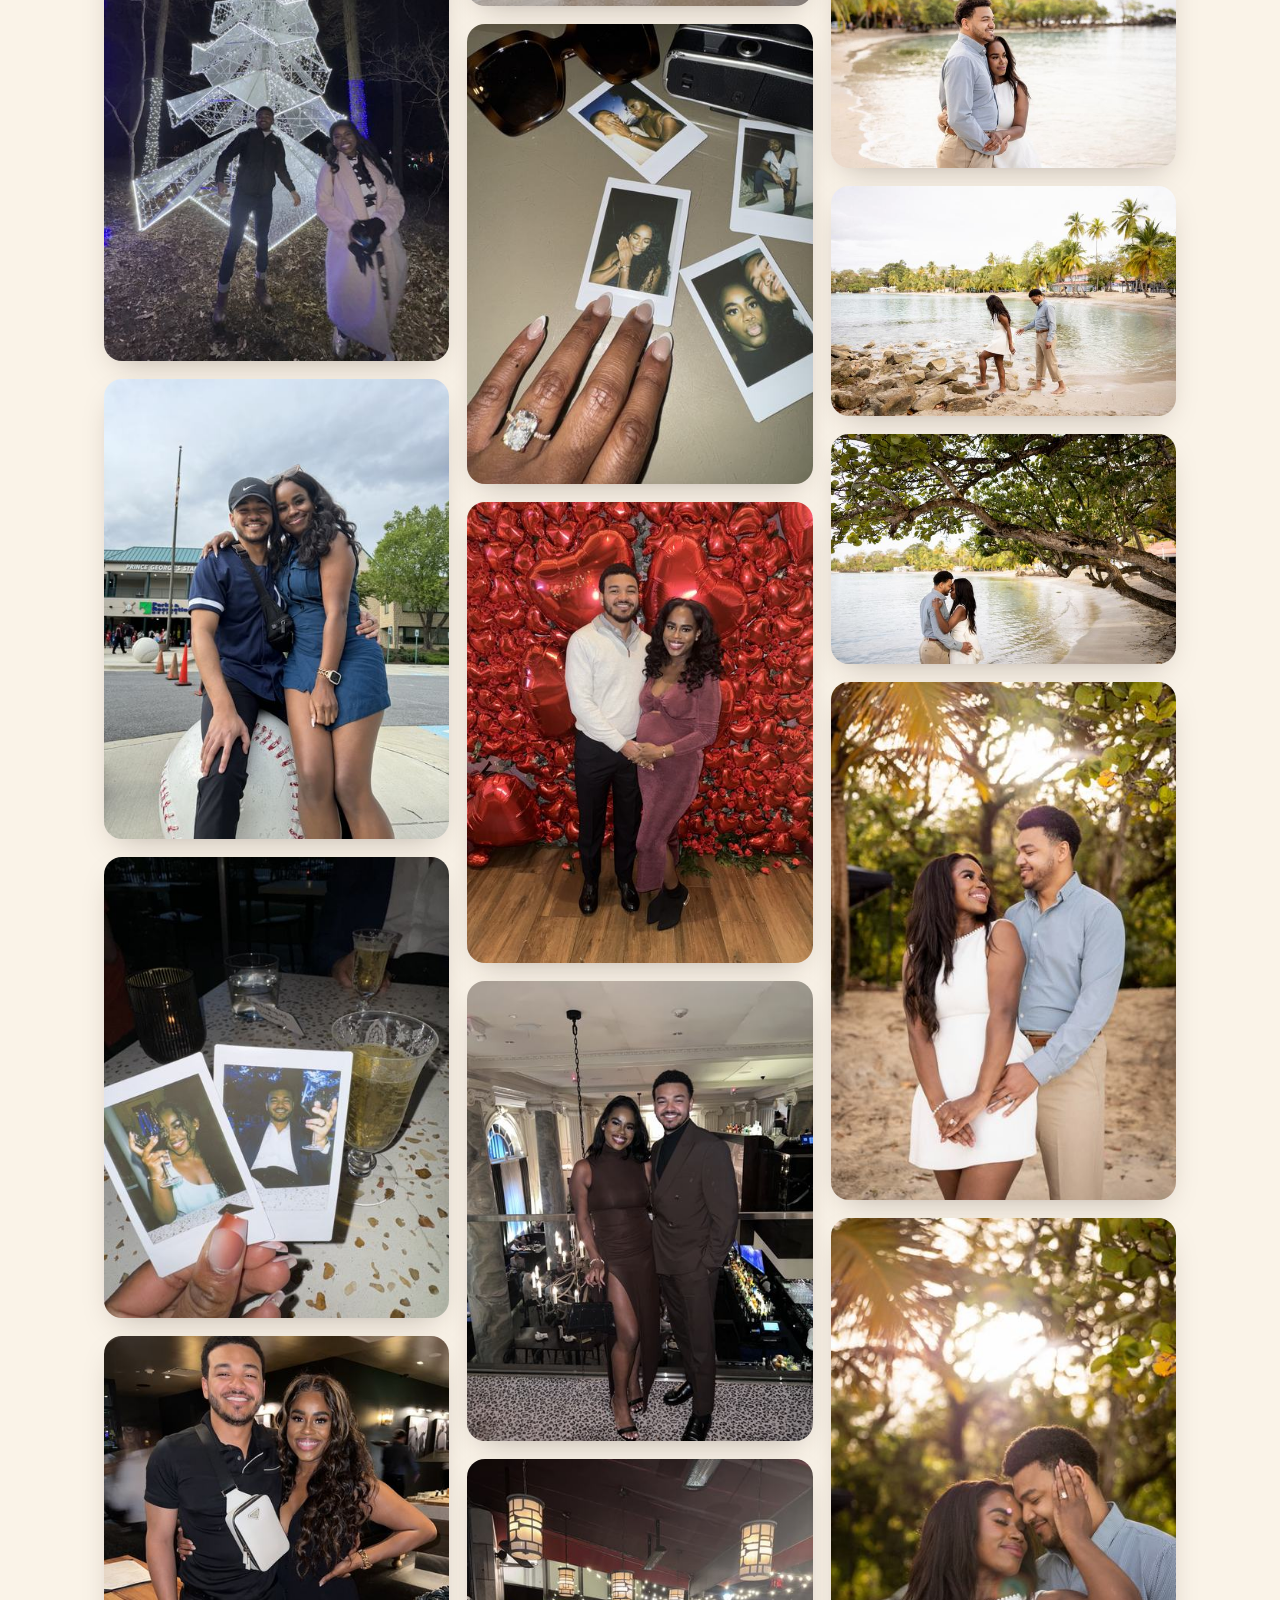
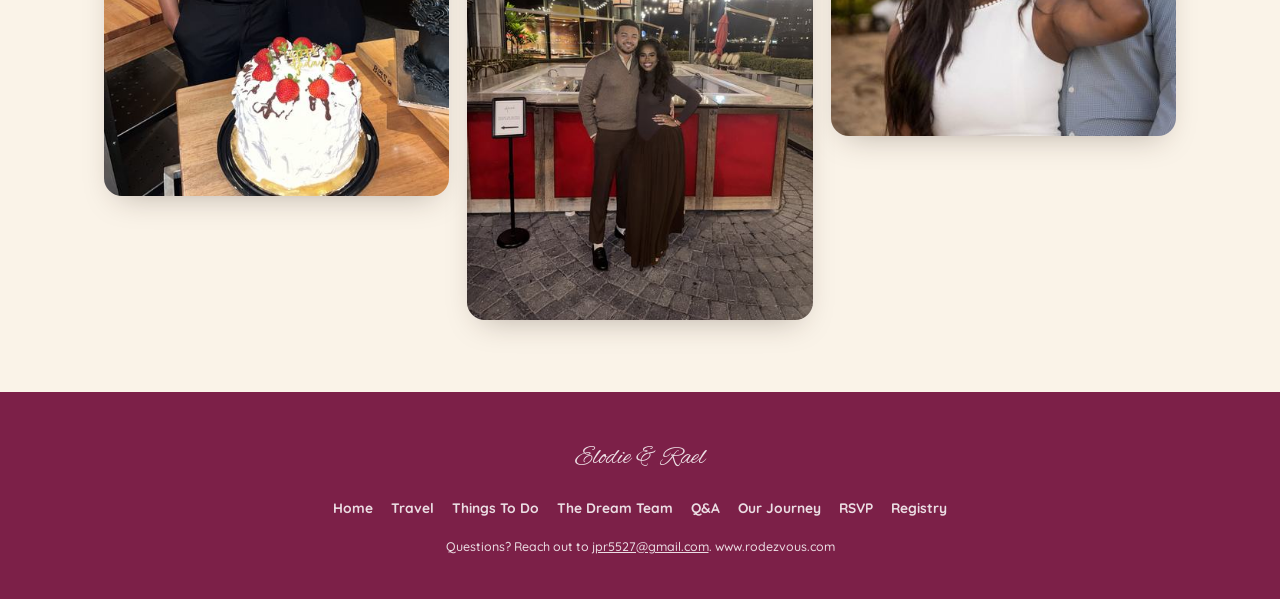
<file: gallery.html>
<!DOCTYPE html>
<html lang="en">
<head>
<meta charset="UTF-8">
<meta name="viewport" content="width=device-width, initial-scale=1.0">
<title>Our Journey | Ro · dez · vous</title>
<link rel="preconnect" href="https://fonts.googleapis.com">
<link rel="preconnect" href="https://fonts.gstatic.com" crossorigin>
<link href="https://fonts.googleapis.com/css2?family=Alex+Brush&family=Mea+Culpa&family=Quicksand:wght@500;600;700&display=swap" rel="stylesheet">
<link rel="stylesheet" href="css/style.css">
</head>
<body>

<header class="site-header">
  <nav class="nav wrap">
    <a class="brand" href="index.html">Ro · dez · vous</a>
    <button class="nav-toggle" aria-label="Toggle menu" aria-expanded="false">&#9776; Menu</button>
    <ul class="nav-links">
      <li><a href="index.html">Home</a></li>
      <li><a href="travel.html">Travel</a></li>
      <li><a href="things-to-do.html">Things To Do</a></li>
      <li><a href="dream-team.html">The Dream Team</a></li>
      <li><a href="faq.html">Q&amp;A</a></li>
      <li><a href="gallery.html" aria-current="page">Our Journey</a></li>
      <li><a href="rsvp.html">RSVP</a></li>
      <li><a href="registry.html">Registry</a></li>
    </ul>
  </nav>
</header>

<main>

  <section class="hero" style="padding-bottom:20px;">
    <div class="wrap">
      <span class="eyebrow">A little look back</span>
      <h1>Our Journey in Pics</h1>
      <p class="lede center" style="margin:0 auto;">From our first adventures to the proposal, a few of our favorite moments together.</p>
    </div>
  </section>

  <section class="band-cream" style="padding-top:20px;">
    <div class="wrap">

      <div class="slideshow" data-slideshow hidden aria-roledescription="carousel" aria-label="Photo slideshow">
        <div class="slideshow-stage" data-stage>
          <div class="slideshow-backdrop" data-backdrop></div>
          <img class="slideshow-img" data-slide-img alt="">
          <button type="button" class="slideshow-nav prev" data-prev aria-label="Previous photo">&#8249;</button>
          <button type="button" class="slideshow-nav next" data-next aria-label="Next photo">&#8250;</button>
        </div>
        <div class="slideshow-bar">
          <button type="button" class="slideshow-toggle" data-toggle aria-label="Pause slideshow">Pause</button>
          <span class="slideshow-count" data-count aria-live="polite"></span>
        </div>
      </div>

      <h2 class="center gallery-heading">All photos</h2>
      <div class="gallery" data-gallery>
        <figure><a href="images/gallery/full/01.jpg" data-slide="0" data-w="1073" data-h="1600"><img src="images/gallery/thumb/01.jpg" width="402" height="600" loading="lazy" alt="Elodie and Rael, photo 1 of 65"></a></figure>
        <figure><a href="images/gallery/full/02.jpg" data-slide="1" data-w="1284" data-h="1044"><img src="images/gallery/thumb/02.jpg" width="600" height="487" loading="lazy" alt="Elodie and Rael, photo 2 of 65"></a></figure>
        <figure><a href="images/gallery/full/03.jpg" data-slide="2" data-w="1600" data-h="1200"><img src="images/gallery/thumb/03.jpg" width="600" height="450" loading="lazy" alt="Elodie and Rael, photo 3 of 65"></a></figure>
        <figure><a href="images/gallery/full/04.jpg" data-slide="3" data-w="1067" data-h="1600"><img src="images/gallery/thumb/04.jpg" width="400" height="600" loading="lazy" alt="Elodie and Rael, photo 4 of 65"></a></figure>
        <figure><a href="images/gallery/full/05.jpg" data-slide="4" data-w="1067" data-h="1600"><img src="images/gallery/thumb/05.jpg" width="400" height="600" loading="lazy" alt="Elodie and Rael, photo 5 of 65"></a></figure>
        <figure><a href="images/gallery/full/06.jpg" data-slide="5" data-w="1065" data-h="1600"><img src="images/gallery/thumb/06.jpg" width="399" height="600" loading="lazy" alt="Elodie and Rael, photo 6 of 65"></a></figure>
        <figure><a href="images/gallery/full/07.jpg" data-slide="6" data-w="1067" data-h="1600"><img src="images/gallery/thumb/07.jpg" width="400" height="600" loading="lazy" alt="Elodie and Rael, photo 7 of 65"></a></figure>
        <figure><a href="images/gallery/full/08.jpg" data-slide="7" data-w="1290" data-h="791"><img src="images/gallery/thumb/08.jpg" width="600" height="367" loading="lazy" alt="Elodie and Rael, photo 8 of 65"></a></figure>
        <figure><a href="images/gallery/full/09.jpg" data-slide="8" data-w="1200" data-h="1600"><img src="images/gallery/thumb/09.jpg" width="450" height="600" loading="lazy" alt="Elodie and Rael, photo 9 of 65"></a></figure>
        <figure><a href="images/gallery/full/10.jpg" data-slide="9" data-w="1200" data-h="1600"><img src="images/gallery/thumb/10.jpg" width="450" height="600" loading="lazy" alt="Elodie and Rael, photo 10 of 65"></a></figure>
        <figure><a href="images/gallery/full/11.jpg" data-slide="10" data-w="1200" data-h="1600"><img src="images/gallery/thumb/11.jpg" width="450" height="600" loading="lazy" alt="Elodie and Rael, photo 11 of 65"></a></figure>
        <figure><a href="images/gallery/full/12.jpg" data-slide="11" data-w="1200" data-h="1600"><img src="images/gallery/thumb/12.jpg" width="450" height="600" loading="lazy" alt="Elodie and Rael, photo 12 of 65"></a></figure>
        <figure><a href="images/gallery/full/13.jpg" data-slide="12" data-w="1200" data-h="1600"><img src="images/gallery/thumb/13.jpg" width="450" height="600" loading="lazy" alt="Elodie and Rael, photo 13 of 65"></a></figure>
        <figure><a href="images/gallery/full/14.jpg" data-slide="13" data-w="1200" data-h="1600"><img src="images/gallery/thumb/14.jpg" width="450" height="600" loading="lazy" alt="Elodie and Rael, photo 14 of 65"></a></figure>
        <figure><a href="images/gallery/full/15.jpg" data-slide="14" data-w="1200" data-h="1600"><img src="images/gallery/thumb/15.jpg" width="450" height="600" loading="lazy" alt="Elodie and Rael, photo 15 of 65"></a></figure>
        <figure><a href="images/gallery/full/16.jpg" data-slide="15" data-w="1200" data-h="1600"><img src="images/gallery/thumb/16.jpg" width="450" height="600" loading="lazy" alt="Elodie and Rael, photo 16 of 65"></a></figure>
        <figure><a href="images/gallery/full/17.jpg" data-slide="16" data-w="1200" data-h="1600"><img src="images/gallery/thumb/17.jpg" width="450" height="600" loading="lazy" alt="Elodie and Rael, photo 17 of 65"></a></figure>
        <figure><a href="images/gallery/full/18.jpg" data-slide="17" data-w="1200" data-h="1600"><img src="images/gallery/thumb/18.jpg" width="450" height="600" loading="lazy" alt="Elodie and Rael, photo 18 of 65"></a></figure>
        <figure><a href="images/gallery/full/19.jpg" data-slide="18" data-w="1200" data-h="1600"><img src="images/gallery/thumb/19.jpg" width="450" height="600" loading="lazy" alt="Elodie and Rael, photo 19 of 65"></a></figure>
        <figure><a href="images/gallery/full/20.jpg" data-slide="19" data-w="1200" data-h="1600"><img src="images/gallery/thumb/20.jpg" width="450" height="600" loading="lazy" alt="Elodie and Rael, photo 20 of 65"></a></figure>
        <figure><a href="images/gallery/full/21.jpg" data-slide="20" data-w="1200" data-h="1600"><img src="images/gallery/thumb/21.jpg" width="450" height="600" loading="lazy" alt="Elodie and Rael, photo 21 of 65"></a></figure>
        <figure><a href="images/gallery/full/22.jpg" data-slide="21" data-w="1200" data-h="1600"><img src="images/gallery/thumb/22.jpg" width="450" height="600" loading="lazy" alt="Elodie and Rael, photo 22 of 65"></a></figure>
        <figure><a href="images/gallery/full/23.jpg" data-slide="22" data-w="1200" data-h="1600"><img src="images/gallery/thumb/23.jpg" width="450" height="600" loading="lazy" alt="Elodie and Rael, photo 23 of 65"></a></figure>
        <figure><a href="images/gallery/full/24.jpg" data-slide="23" data-w="1200" data-h="1600"><img src="images/gallery/thumb/24.jpg" width="450" height="600" loading="lazy" alt="Elodie and Rael, photo 24 of 65"></a></figure>
        <figure><a href="images/gallery/full/25.jpg" data-slide="24" data-w="1200" data-h="1600"><img src="images/gallery/thumb/25.jpg" width="450" height="600" loading="lazy" alt="Elodie and Rael, photo 25 of 65"></a></figure>
        <figure><a href="images/gallery/full/26.jpg" data-slide="25" data-w="1600" data-h="1200"><img src="images/gallery/thumb/26.jpg" width="600" height="450" loading="lazy" alt="Elodie and Rael, photo 26 of 65"></a></figure>
        <figure><a href="images/gallery/full/27.jpg" data-slide="26" data-w="1067" data-h="1600"><img src="images/gallery/thumb/27.jpg" width="400" height="600" loading="lazy" alt="Elodie and Rael, photo 27 of 65"></a></figure>
        <figure><a href="images/gallery/full/28.jpg" data-slide="27" data-w="1067" data-h="1600"><img src="images/gallery/thumb/28.jpg" width="400" height="600" loading="lazy" alt="Elodie and Rael, photo 28 of 65"></a></figure>
        <figure><a href="images/gallery/full/29.jpg" data-slide="28" data-w="1067" data-h="1600"><img src="images/gallery/thumb/29.jpg" width="400" height="600" loading="lazy" alt="Elodie and Rael, photo 29 of 65"></a></figure>
        <figure><a href="images/gallery/full/30.jpg" data-slide="29" data-w="1067" data-h="1600"><img src="images/gallery/thumb/30.jpg" width="400" height="600" loading="lazy" alt="Elodie and Rael, photo 30 of 65"></a></figure>
        <figure><a href="images/gallery/full/31.jpg" data-slide="30" data-w="1067" data-h="1600"><img src="images/gallery/thumb/31.jpg" width="400" height="600" loading="lazy" alt="Elodie and Rael, photo 31 of 65"></a></figure>
        <figure><a href="images/gallery/full/32.jpg" data-slide="31" data-w="1067" data-h="1600"><img src="images/gallery/thumb/32.jpg" width="400" height="600" loading="lazy" alt="Elodie and Rael, photo 32 of 65"></a></figure>
        <figure><a href="images/gallery/full/33.jpg" data-slide="32" data-w="1067" data-h="1600"><img src="images/gallery/thumb/33.jpg" width="400" height="600" loading="lazy" alt="Elodie and Rael, photo 33 of 65"></a></figure>
        <figure><a href="images/gallery/full/34.jpg" data-slide="33" data-w="1067" data-h="1600"><img src="images/gallery/thumb/34.jpg" width="400" height="600" loading="lazy" alt="Elodie and Rael, photo 34 of 65"></a></figure>
        <figure><a href="images/gallery/full/35.jpg" data-slide="34" data-w="1600" data-h="1067"><img src="images/gallery/thumb/35.jpg" width="600" height="400" loading="lazy" alt="Elodie and Rael, photo 35 of 65"></a></figure>
        <figure><a href="images/gallery/full/36.jpg" data-slide="35" data-w="1067" data-h="1600"><img src="images/gallery/thumb/36.jpg" width="400" height="600" loading="lazy" alt="Elodie and Rael, photo 36 of 65"></a></figure>
        <figure><a href="images/gallery/full/37.jpg" data-slide="36" data-w="1067" data-h="1600"><img src="images/gallery/thumb/37.jpg" width="400" height="600" loading="lazy" alt="Elodie and Rael, photo 37 of 65"></a></figure>
        <figure><a href="images/gallery/full/38.jpg" data-slide="37" data-w="1067" data-h="1600"><img src="images/gallery/thumb/38.jpg" width="400" height="600" loading="lazy" alt="Elodie and Rael, photo 38 of 65"></a></figure>
        <figure><a href="images/gallery/full/39.jpg" data-slide="38" data-w="1067" data-h="1600"><img src="images/gallery/thumb/39.jpg" width="400" height="600" loading="lazy" alt="Elodie and Rael, photo 39 of 65"></a></figure>
        <figure><a href="images/gallery/full/40.jpg" data-slide="39" data-w="1200" data-h="1600"><img src="images/gallery/thumb/40.jpg" width="450" height="600" loading="lazy" alt="Elodie and Rael, photo 40 of 65"></a></figure>
        <figure><a href="images/gallery/full/41.jpg" data-slide="40" data-w="1200" data-h="1600"><img src="images/gallery/thumb/41.jpg" width="450" height="600" loading="lazy" alt="Elodie and Rael, photo 41 of 65"></a></figure>
        <figure><a href="images/gallery/full/42.jpg" data-slide="41" data-w="1200" data-h="1600"><img src="images/gallery/thumb/42.jpg" width="450" height="600" loading="lazy" alt="Elodie and Rael, photo 42 of 65"></a></figure>
        <figure><a href="images/gallery/full/43.jpg" data-slide="42" data-w="1200" data-h="1600"><img src="images/gallery/thumb/43.jpg" width="450" height="600" loading="lazy" alt="Elodie and Rael, photo 43 of 65"></a></figure>
        <figure><a href="images/gallery/full/44.jpg" data-slide="43" data-w="1200" data-h="1600"><img src="images/gallery/thumb/44.jpg" width="450" height="600" loading="lazy" alt="Elodie and Rael, photo 44 of 65"></a></figure>
        <figure><a href="images/gallery/full/45.jpg" data-slide="44" data-w="1200" data-h="1600"><img src="images/gallery/thumb/45.jpg" width="450" height="600" loading="lazy" alt="Elodie and Rael, photo 45 of 65"></a></figure>
        <figure><a href="images/gallery/full/46.jpg" data-slide="45" data-w="1200" data-h="1600"><img src="images/gallery/thumb/46.jpg" width="450" height="600" loading="lazy" alt="Elodie and Rael, photo 46 of 65"></a></figure>
        <figure><a href="images/gallery/full/47.jpg" data-slide="46" data-w="1200" data-h="1600"><img src="images/gallery/thumb/47.jpg" width="450" height="600" loading="lazy" alt="Elodie and Rael, photo 47 of 65"></a></figure>
        <figure><a href="images/gallery/full/48.jpg" data-slide="47" data-w="1067" data-h="1600"><img src="images/gallery/thumb/48.jpg" width="400" height="600" loading="lazy" alt="Elodie and Rael, photo 48 of 65"></a></figure>
        <figure><a href="images/gallery/full/49.jpg" data-slide="48" data-w="1067" data-h="1600"><img src="images/gallery/thumb/49.jpg" width="400" height="600" loading="lazy" alt="Elodie and Rael, photo 49 of 65"></a></figure>
        <figure><a href="images/gallery/full/50.jpg" data-slide="49" data-w="1066" data-h="1600"><img src="images/gallery/thumb/50.jpg" width="399" height="600" loading="lazy" alt="Elodie and Rael, photo 50 of 65"></a></figure>
        <figure><a href="images/gallery/full/51.jpg" data-slide="50" data-w="1067" data-h="1600"><img src="images/gallery/thumb/51.jpg" width="400" height="600" loading="lazy" alt="Elodie and Rael, photo 51 of 65"></a></figure>
        <figure><a href="images/gallery/full/52.jpg" data-slide="51" data-w="1067" data-h="1600"><img src="images/gallery/thumb/52.jpg" width="400" height="600" loading="lazy" alt="Elodie and Rael, photo 52 of 65"></a></figure>
        <figure><a href="images/gallery/full/53.jpg" data-slide="52" data-w="1600" data-h="1067"><img src="images/gallery/thumb/53.jpg" width="600" height="400" loading="lazy" alt="Elodie and Rael, photo 53 of 65"></a></figure>
        <figure><a href="images/gallery/full/54.jpg" data-slide="53" data-w="1600" data-h="1067"><img src="images/gallery/thumb/54.jpg" width="600" height="400" loading="lazy" alt="Elodie and Rael, photo 54 of 65"></a></figure>
        <figure><a href="images/gallery/full/55.jpg" data-slide="54" data-w="1067" data-h="1600"><img src="images/gallery/thumb/55.jpg" width="400" height="600" loading="lazy" alt="Elodie and Rael, photo 55 of 65"></a></figure>
        <figure><a href="images/gallery/full/56.jpg" data-slide="55" data-w="1067" data-h="1600"><img src="images/gallery/thumb/56.jpg" width="400" height="600" loading="lazy" alt="Elodie and Rael, photo 56 of 65"></a></figure>
        <figure><a href="images/gallery/full/57.jpg" data-slide="56" data-w="1067" data-h="1600"><img src="images/gallery/thumb/57.jpg" width="400" height="600" loading="lazy" alt="Elodie and Rael, photo 57 of 65"></a></figure>
        <figure><a href="images/gallery/full/58.jpg" data-slide="57" data-w="1067" data-h="1600"><img src="images/gallery/thumb/58.jpg" width="400" height="600" loading="lazy" alt="Elodie and Rael, photo 58 of 65"></a></figure>
        <figure><a href="images/gallery/full/59.jpg" data-slide="58" data-w="1067" data-h="1600"><img src="images/gallery/thumb/59.jpg" width="400" height="600" loading="lazy" alt="Elodie and Rael, photo 59 of 65"></a></figure>
        <figure><a href="images/gallery/full/60.jpg" data-slide="59" data-w="1067" data-h="1600"><img src="images/gallery/thumb/60.jpg" width="400" height="600" loading="lazy" alt="Elodie and Rael, photo 60 of 65"></a></figure>
        <figure><a href="images/gallery/full/61.jpg" data-slide="60" data-w="1600" data-h="1067"><img src="images/gallery/thumb/61.jpg" width="600" height="400" loading="lazy" alt="Elodie and Rael, photo 61 of 65"></a></figure>
        <figure><a href="images/gallery/full/62.jpg" data-slide="61" data-w="1600" data-h="1067"><img src="images/gallery/thumb/62.jpg" width="600" height="400" loading="lazy" alt="Elodie and Rael, photo 62 of 65"></a></figure>
        <figure><a href="images/gallery/full/63.jpg" data-slide="62" data-w="1600" data-h="1067"><img src="images/gallery/thumb/63.jpg" width="600" height="400" loading="lazy" alt="Elodie and Rael, photo 63 of 65"></a></figure>
        <figure><a href="images/gallery/full/64.jpg" data-slide="63" data-w="1067" data-h="1600"><img src="images/gallery/thumb/64.jpg" width="400" height="600" loading="lazy" alt="Elodie and Rael, photo 64 of 65"></a></figure>
        <figure><a href="images/gallery/full/65.jpg" data-slide="64" data-w="1067" data-h="1600"><img src="images/gallery/thumb/65.jpg" width="400" height="600" loading="lazy" alt="Elodie and Rael, photo 65 of 65"></a></figure>
      </div>
    </div>
  </section>

</main>

<footer class="site-footer">
  <div class="wrap">
    <span style="font-family:var(--font-script); font-size:1.6rem;">Elodie &amp; Rael</span>
    <ul class="footer-links">
      <li><a href="index.html">Home</a></li>
      <li><a href="travel.html">Travel</a></li>
      <li><a href="things-to-do.html">Things To Do</a></li>
      <li><a href="dream-team.html">The Dream Team</a></li>
      <li><a href="faq.html">Q&amp;A</a></li>
      <li><a href="gallery.html">Our Journey</a></li>
      <li><a href="rsvp.html">RSVP</a></li>
      <li><a href="registry.html">Registry</a></li>
    </ul>
    <p class="fine">Questions? Reach out to <a href="mailto:jpr5527@gmail.com">jpr5527@gmail.com</a>. www.rodezvous.com</p>
  </div>
</footer>

<script src="js/main.js"></script>
<script src="js/gallery.js"></script>
</body>
</html>
</file>
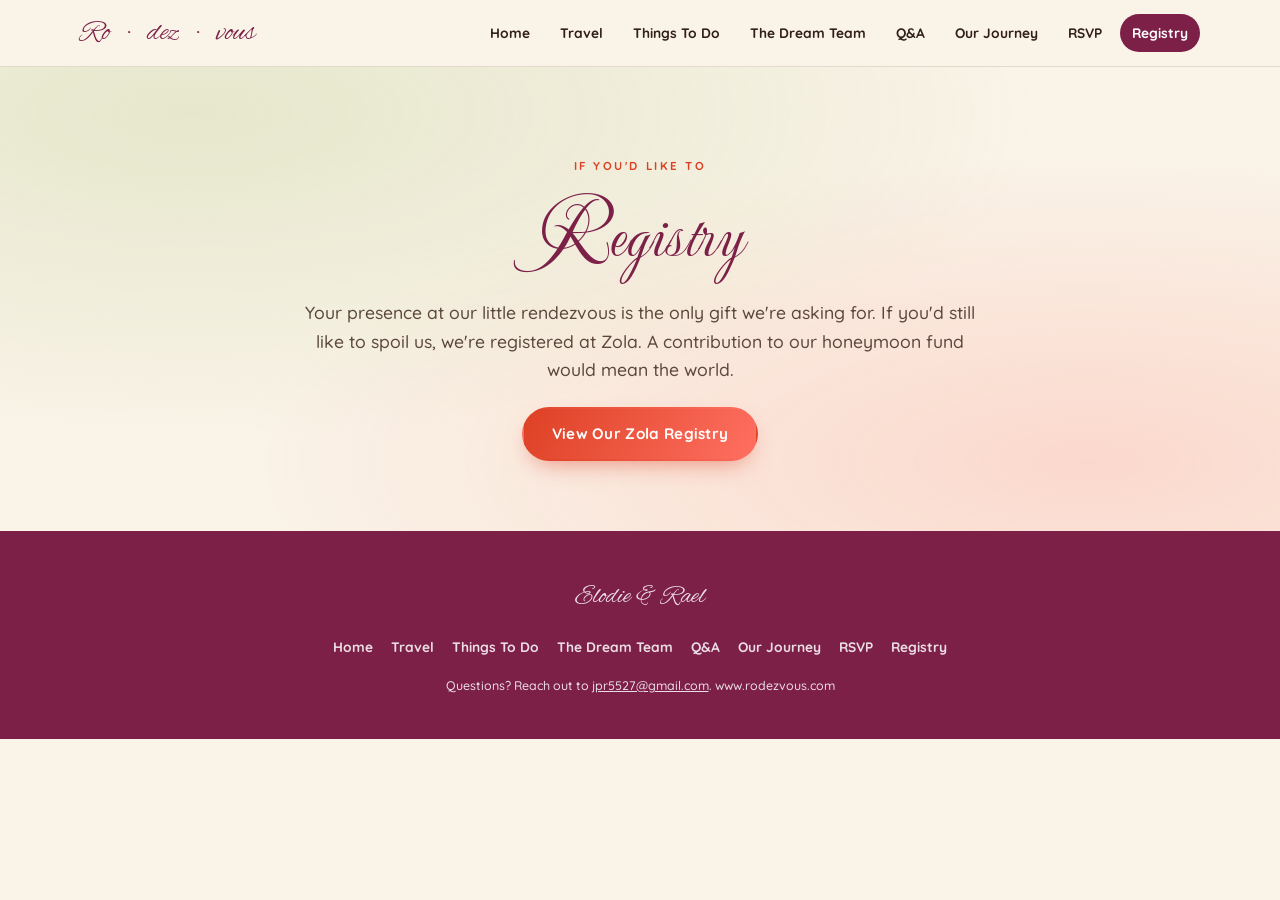
<file: registry.html>
<!DOCTYPE html>
<html lang="en">
<head>
<meta charset="UTF-8">
<meta name="viewport" content="width=device-width, initial-scale=1.0">
<title>Registry | Ro · dez · vous</title>
<link rel="preconnect" href="https://fonts.googleapis.com">
<link rel="preconnect" href="https://fonts.gstatic.com" crossorigin>
<link href="https://fonts.googleapis.com/css2?family=Alex+Brush&family=Mea+Culpa&family=Quicksand:wght@500;600;700&display=swap" rel="stylesheet">
<link rel="stylesheet" href="css/style.css">
</head>
<body>

<header class="site-header">
  <nav class="nav wrap">
    <a class="brand" href="index.html">Ro · dez · vous</a>
    <button class="nav-toggle" aria-label="Toggle menu" aria-expanded="false">&#9776; Menu</button>
    <ul class="nav-links">
      <li><a href="index.html">Home</a></li>
      <li><a href="travel.html">Travel</a></li>
      <li><a href="things-to-do.html">Things To Do</a></li>
      <li><a href="dream-team.html">The Dream Team</a></li>
      <li><a href="faq.html">Q&amp;A</a></li>
      <li><a href="gallery.html">Our Journey</a></li>
      <li><a href="rsvp.html">RSVP</a></li>
      <li><a href="registry.html" aria-current="page">Registry</a></li>
    </ul>
  </nav>
</header>

<main>

  <section class="hero">
    <div class="wrap">
      <span class="eyebrow">If you'd like to</span>
      <h1>Registry</h1>
      <p class="lede center" style="margin:24px auto;">Your presence at our little rendezvous is the only gift we're asking for. If you'd still like to spoil us, we're registered at Zola. A contribution to our honeymoon fund would mean the world.</p>
      <div class="hero-actions">
        <a class="btn btn-primary" href="https://www.zola.com/registry/elodieandrael" target="_blank" rel="noopener">View Our Zola Registry</a>
      </div>
    </div>
  </section>

</main>

<footer class="site-footer">
  <div class="wrap">
    <span style="font-family:var(--font-script); font-size:1.6rem;">Elodie &amp; Rael</span>
    <ul class="footer-links">
      <li><a href="index.html">Home</a></li>
      <li><a href="travel.html">Travel</a></li>
      <li><a href="things-to-do.html">Things To Do</a></li>
      <li><a href="dream-team.html">The Dream Team</a></li>
      <li><a href="faq.html">Q&amp;A</a></li>
      <li><a href="gallery.html">Our Journey</a></li>
      <li><a href="rsvp.html">RSVP</a></li>
      <li><a href="registry.html">Registry</a></li>
    </ul>
    <p class="fine">Questions? Reach out to <a href="mailto:jpr5527@gmail.com">jpr5527@gmail.com</a>. www.rodezvous.com</p>
  </div>
</footer>

<script src="js/main.js"></script>
</body>
</html>
</file>
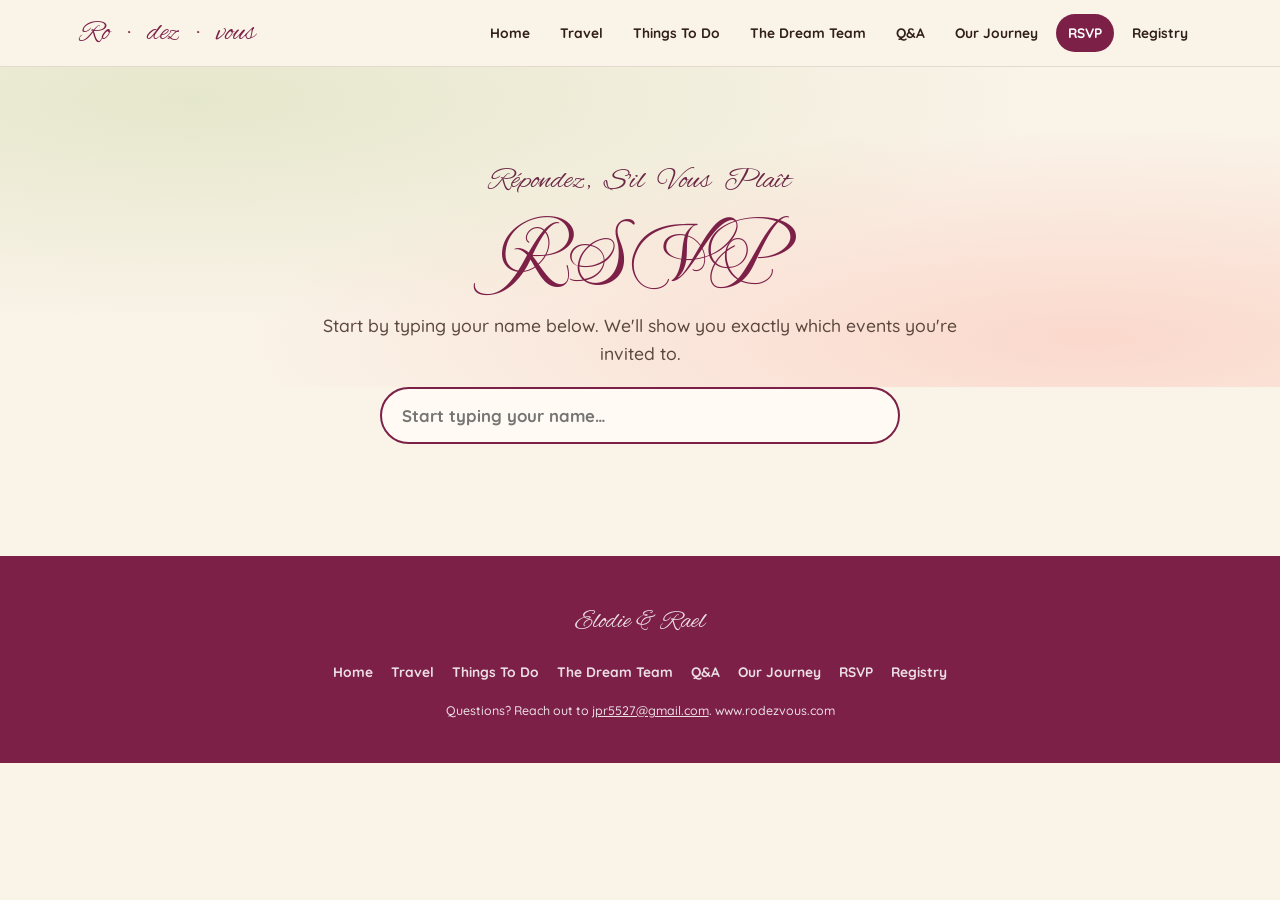
<file: rsvp.html>
<!DOCTYPE html>
<html lang="en">
<head>
<meta charset="UTF-8">
<meta name="viewport" content="width=device-width, initial-scale=1.0">
<title>RSVP | Ro · dez · vous</title>
<link rel="preconnect" href="https://fonts.googleapis.com">
<link rel="preconnect" href="https://fonts.gstatic.com" crossorigin>
<link href="https://fonts.googleapis.com/css2?family=Alex+Brush&family=Mea+Culpa&family=Quicksand:wght@500;600;700&display=swap" rel="stylesheet">
<link rel="stylesheet" href="css/style.css">
</head>
<body>

<header class="site-header">
  <nav class="nav wrap">
    <a class="brand" href="index.html">Ro · dez · vous</a>
    <button class="nav-toggle" aria-label="Toggle menu" aria-expanded="false">&#9776; Menu</button>
    <ul class="nav-links">
      <li><a href="index.html">Home</a></li>
      <li><a href="travel.html">Travel</a></li>
      <li><a href="things-to-do.html">Things To Do</a></li>
      <li><a href="dream-team.html">The Dream Team</a></li>
      <li><a href="faq.html">Q&amp;A</a></li>
      <li><a href="gallery.html">Our Journey</a></li>
      <li><a href="rsvp.html" aria-current="page">RSVP</a></li>
      <li><a href="registry.html">Registry</a></li>
    </ul>
  </nav>
</header>

<main>

  <section class="hero" style="padding-bottom:20px;">
    <div class="wrap">
      <span class="script-lg">Répondez, S'il Vous Plaît</span>
      <h1>RSVP</h1>
      <p class="lede center" style="margin:0 auto;">Start by typing your name below. We'll show you exactly which events you're invited to.</p>
    </div>
  </section>

  <section class="band-cream" style="padding-top:0;">
    <div class="wrap">
      <div class="rsvp-search">
        <input type="text" data-guest-search placeholder="Start typing your name…" autocomplete="off">
        <div class="rsvp-suggestions" data-guest-suggestions hidden></div>
      </div>
      <p class="rsvp-status err" data-guest-not-found hidden>We couldn't find that name on our list. Try a different spelling, or email <a href="mailto:jpr5527@gmail.com">jpr5527@gmail.com</a> and we'll get you sorted.</p>

      <div style="max-width:640px; margin:40px auto 0;" data-rsvp-form-area></div>
    </div>
  </section>

</main>

<footer class="site-footer">
  <div class="wrap">
    <span style="font-family:var(--font-script); font-size:1.6rem;">Elodie &amp; Rael</span>
    <ul class="footer-links">
      <li><a href="index.html">Home</a></li>
      <li><a href="travel.html">Travel</a></li>
      <li><a href="things-to-do.html">Things To Do</a></li>
      <li><a href="dream-team.html">The Dream Team</a></li>
      <li><a href="faq.html">Q&amp;A</a></li>
      <li><a href="gallery.html">Our Journey</a></li>
      <li><a href="rsvp.html">RSVP</a></li>
      <li><a href="registry.html">Registry</a></li>
    </ul>
    <p class="fine">Questions? Reach out to <a href="mailto:jpr5527@gmail.com">jpr5527@gmail.com</a>. www.rodezvous.com</p>
  </div>
</footer>

<script src="js/main.js"></script>
<script src="js/supabase-config.js"></script>
<script src="js/rsvp.js"></script>
</body>
</html>
</file>
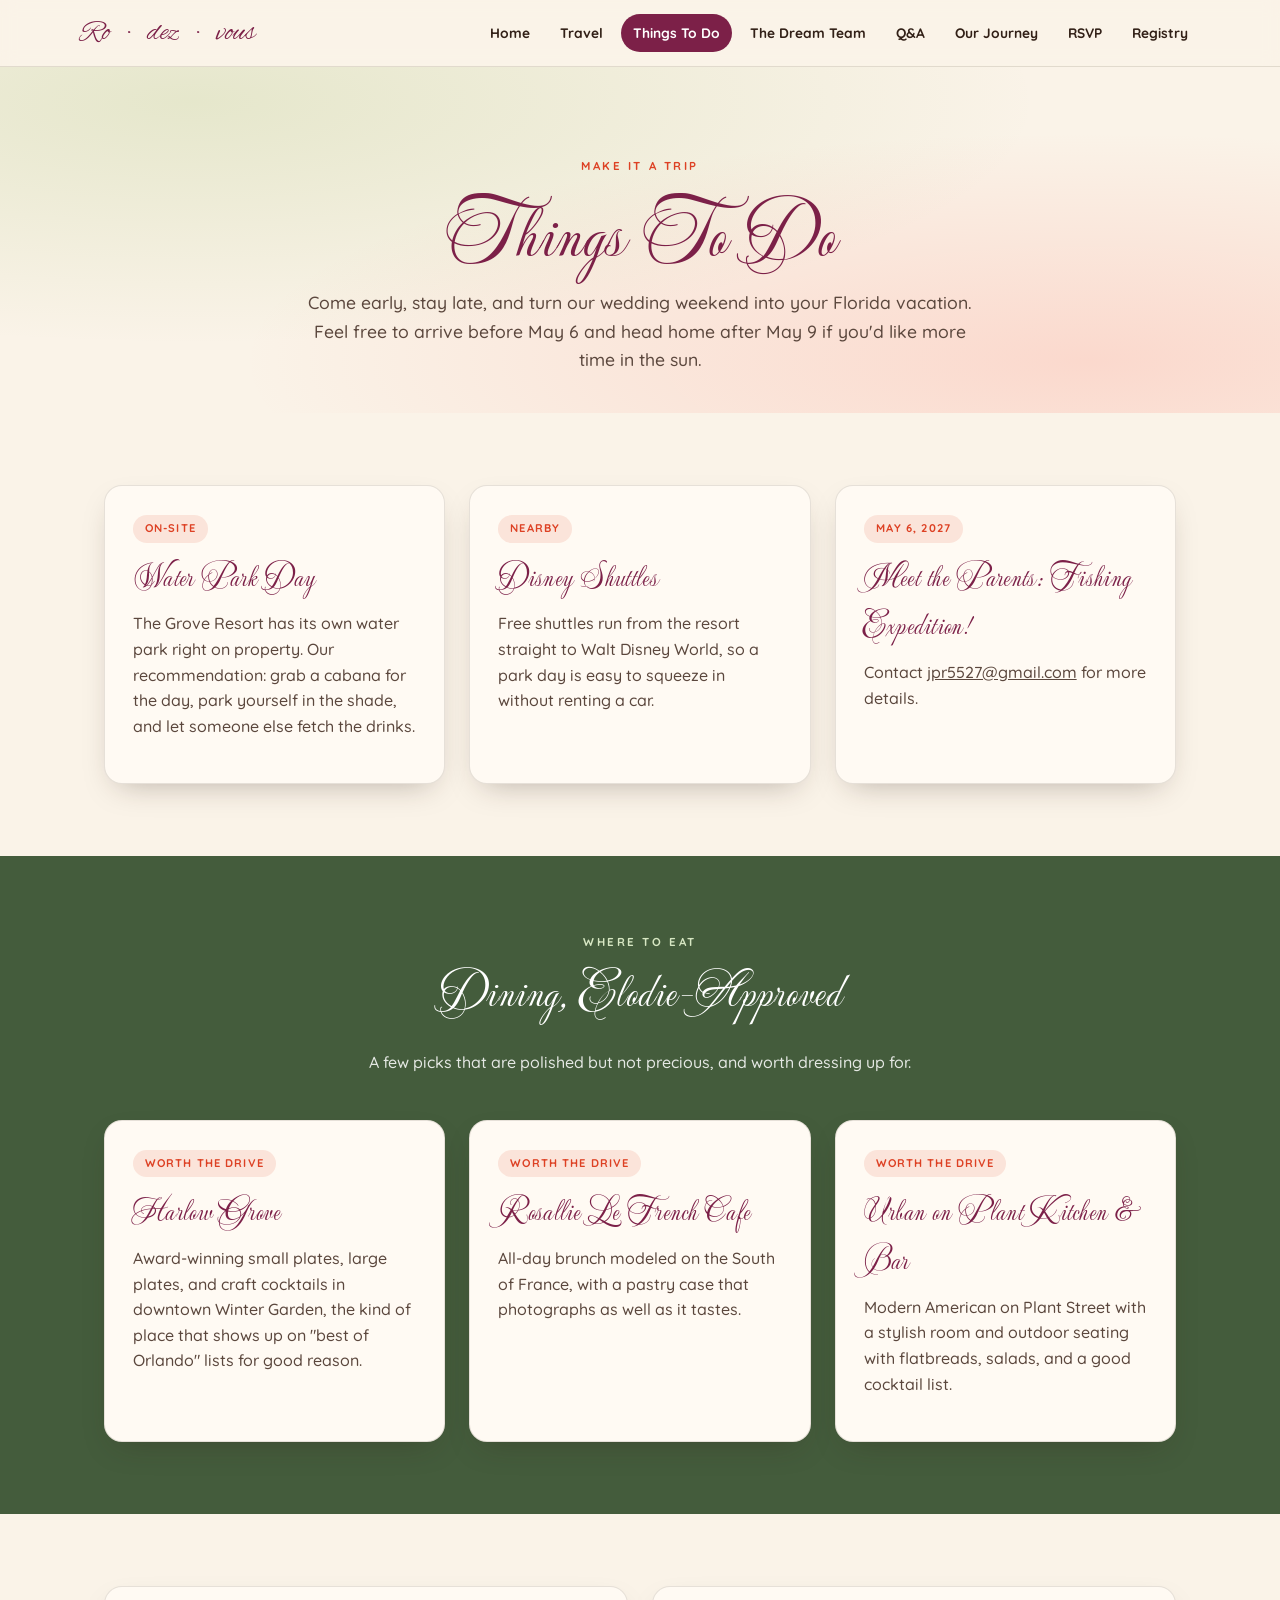
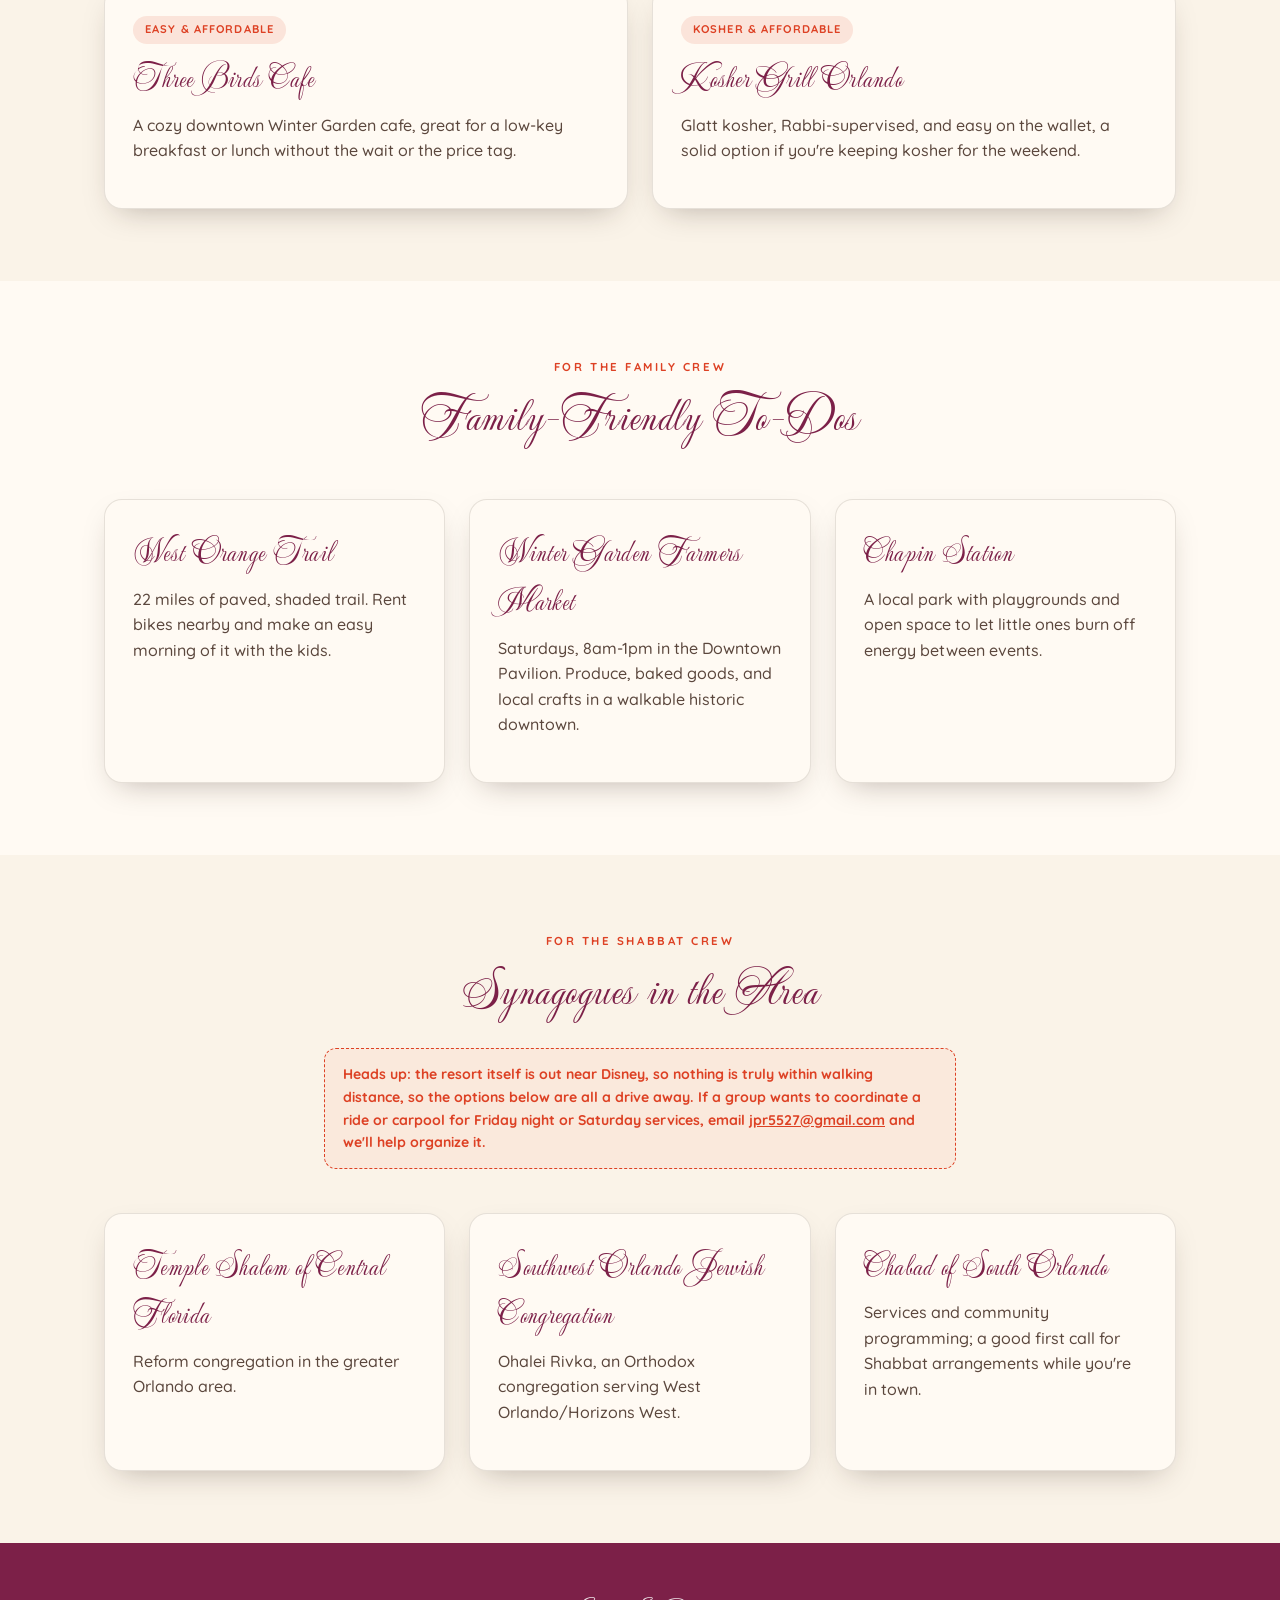
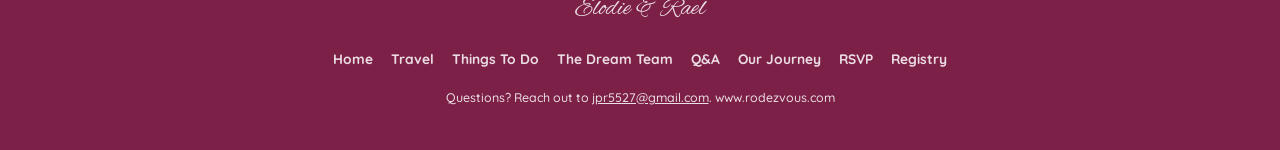
<file: things-to-do.html>
<!DOCTYPE html>
<html lang="en">
<head>
<meta charset="UTF-8">
<meta name="viewport" content="width=device-width, initial-scale=1.0">
<title>Things To Do | Ro · dez · vous</title>
<link rel="preconnect" href="https://fonts.googleapis.com">
<link rel="preconnect" href="https://fonts.gstatic.com" crossorigin>
<link href="https://fonts.googleapis.com/css2?family=Alex+Brush&family=Mea+Culpa&family=Quicksand:wght@500;600;700&display=swap" rel="stylesheet">
<link rel="stylesheet" href="css/style.css">
</head>
<body>

<header class="site-header">
  <nav class="nav wrap">
    <a class="brand" href="index.html">Ro · dez · vous</a>
    <button class="nav-toggle" aria-label="Toggle menu" aria-expanded="false">&#9776; Menu</button>
    <ul class="nav-links">
      <li><a href="index.html">Home</a></li>
      <li><a href="travel.html">Travel</a></li>
      <li><a href="things-to-do.html" aria-current="page">Things To Do</a></li>
      <li><a href="dream-team.html">The Dream Team</a></li>
      <li><a href="faq.html">Q&amp;A</a></li>
      <li><a href="gallery.html">Our Journey</a></li>
      <li><a href="rsvp.html">RSVP</a></li>
      <li><a href="registry.html">Registry</a></li>
    </ul>
  </nav>
</header>

<main>

  <section class="hero" style="padding-bottom:40px;">
    <div class="wrap">
      <span class="eyebrow">Make it a trip</span>
      <h1>Things To Do</h1>
      <p class="lede center" style="margin:0 auto;">Come early, stay late, and turn our wedding weekend into your Florida vacation. Feel free to arrive before May 6 and head home after May 9 if you'd like more time in the sun.</p>
    </div>
  </section>

  <section class="band-cream">
    <div class="wrap grid grid-3">
      <div class="card">
        <span class="tag">On-site</span>
        <h3>Water Park Day</h3>
        <p>The Grove Resort has its own water park right on property. Our recommendation: grab a cabana for the day, park yourself in the shade, and let someone else fetch the drinks.</p>
      </div>
      <div class="card">
        <span class="tag">Nearby</span>
        <h3>Disney Shuttles</h3>
        <p>Free shuttles run from the resort straight to Walt Disney World, so a park day is easy to squeeze in without renting a car.</p>
      </div>
      <div class="card">
        <span class="tag">May 6, 2027</span>
        <h3>Meet the Parents: Fishing Expedition!</h3>
        <p>Contact <a href="mailto:jpr5527@gmail.com">jpr5527@gmail.com</a> for more details.</p>
      </div>
    </div>
  </section>

  <section class="band-fern">
    <div class="wrap section-head">
      <span class="eyebrow">Where to Eat</span>
      <h2>Dining, Elodie-Approved</h2>
      <p>A few picks that are polished but not precious, and worth dressing up for.</p>
    </div>
    <div class="wrap grid grid-3">
      <div class="card">
        <span class="tag">Worth the drive</span>
        <h3>Harlow Grove</h3>
        <p>Award-winning small plates, large plates, and craft cocktails in downtown Winter Garden, the kind of place that shows up on "best of Orlando" lists for good reason.</p>
      </div>
      <div class="card">
        <span class="tag">Worth the drive</span>
        <h3>Rosallie Le French Cafe</h3>
        <p>All-day brunch modeled on the South of France, with a pastry case that photographs as well as it tastes.</p>
      </div>
      <div class="card">
        <span class="tag">Worth the drive</span>
        <h3>Urban on Plant Kitchen &amp; Bar</h3>
        <p>Modern American on Plant Street with a stylish room and outdoor seating with flatbreads, salads, and a good cocktail list.</p>
      </div>
    </div>
  </section>

  <section class="band-cream">
    <div class="wrap grid grid-2">
      <div class="card">
        <span class="tag">Easy &amp; affordable</span>
        <h3>Three Birds Cafe</h3>
        <p>A cozy downtown Winter Garden cafe, great for a low-key breakfast or lunch without the wait or the price tag.</p>
      </div>
      <div class="card">
        <span class="tag">Kosher &amp; affordable</span>
        <h3>Kosher Grill Orlando</h3>
        <p>Glatt kosher, Rabbi-supervised, and easy on the wallet, a solid option if you're keeping kosher for the weekend.</p>
      </div>
    </div>
  </section>

  <section class="band-paper">
    <div class="wrap section-head">
      <span class="eyebrow">For the family crew</span>
      <h2>Family-Friendly To-Dos</h2>
    </div>
    <div class="wrap grid grid-3">
      <div class="card">
        <h3>West Orange Trail</h3>
        <p>22 miles of paved, shaded trail. Rent bikes nearby and make an easy morning of it with the kids.</p>
      </div>
      <div class="card">
        <h3>Winter Garden Farmers Market</h3>
        <p>Saturdays, 8am-1pm in the Downtown Pavilion. Produce, baked goods, and local crafts in a walkable historic downtown.</p>
      </div>
      <div class="card">
        <h3>Chapin Station</h3>
        <p>A local park with playgrounds and open space to let little ones burn off energy between events.</p>
      </div>
    </div>
  </section>

  <section class="band-cream">
    <div class="wrap section-head">
      <span class="eyebrow">For the Shabbat crew</span>
      <h2>Synagogues in the Area</h2>
      <div class="placeholder-note" style="text-align:left; margin-top:18px;">Heads up: the resort itself is out near Disney, so nothing is truly within walking distance, so the options below are all a drive away. If a group wants to coordinate a ride or carpool for Friday night or Saturday services, email <a href="mailto:jpr5527@gmail.com" style="color:var(--fiesta);">jpr5527@gmail.com</a> and we'll help organize it.</div>
    </div>
    <div class="wrap grid grid-3">
      <div class="card">
        <h3>Temple Shalom of Central Florida</h3>
        <p>Reform congregation in the greater Orlando area.</p>
      </div>
      <div class="card">
        <h3>Southwest Orlando Jewish Congregation</h3>
        <p>Ohalei Rivka, an Orthodox congregation serving West Orlando/Horizons West.</p>
      </div>
      <div class="card">
        <h3>Chabad of South Orlando</h3>
        <p>Services and community programming; a good first call for Shabbat arrangements while you're in town.</p>
      </div>
    </div>
  </section>

</main>

<footer class="site-footer">
  <div class="wrap">
    <span style="font-family:var(--font-script); font-size:1.6rem;">Elodie &amp; Rael</span>
    <ul class="footer-links">
      <li><a href="index.html">Home</a></li>
      <li><a href="travel.html">Travel</a></li>
      <li><a href="things-to-do.html">Things To Do</a></li>
      <li><a href="dream-team.html">The Dream Team</a></li>
      <li><a href="faq.html">Q&amp;A</a></li>
      <li><a href="gallery.html">Our Journey</a></li>
      <li><a href="rsvp.html">RSVP</a></li>
      <li><a href="registry.html">Registry</a></li>
    </ul>
    <p class="fine">Questions? Reach out to <a href="mailto:jpr5527@gmail.com">jpr5527@gmail.com</a>. www.rodezvous.com</p>
  </div>
</footer>

<script src="js/main.js"></script>
</body>
</html>
</file>
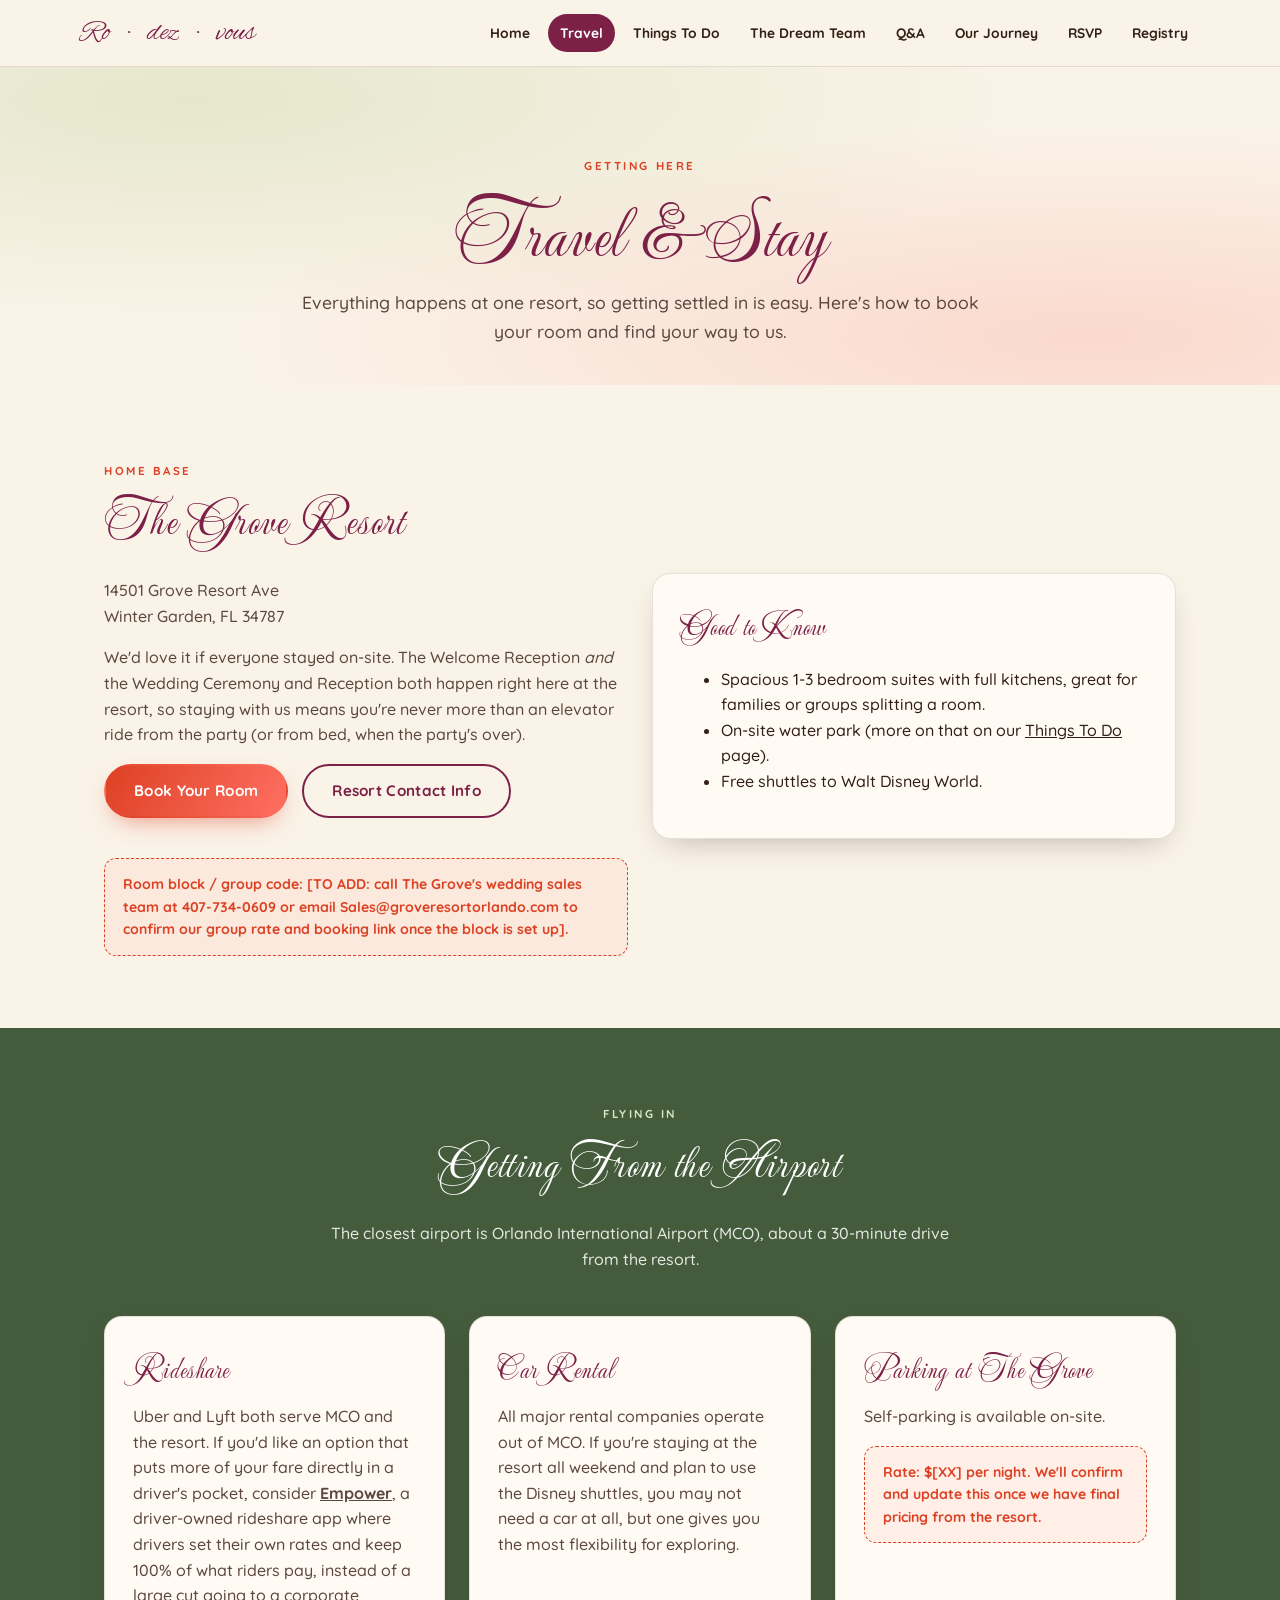
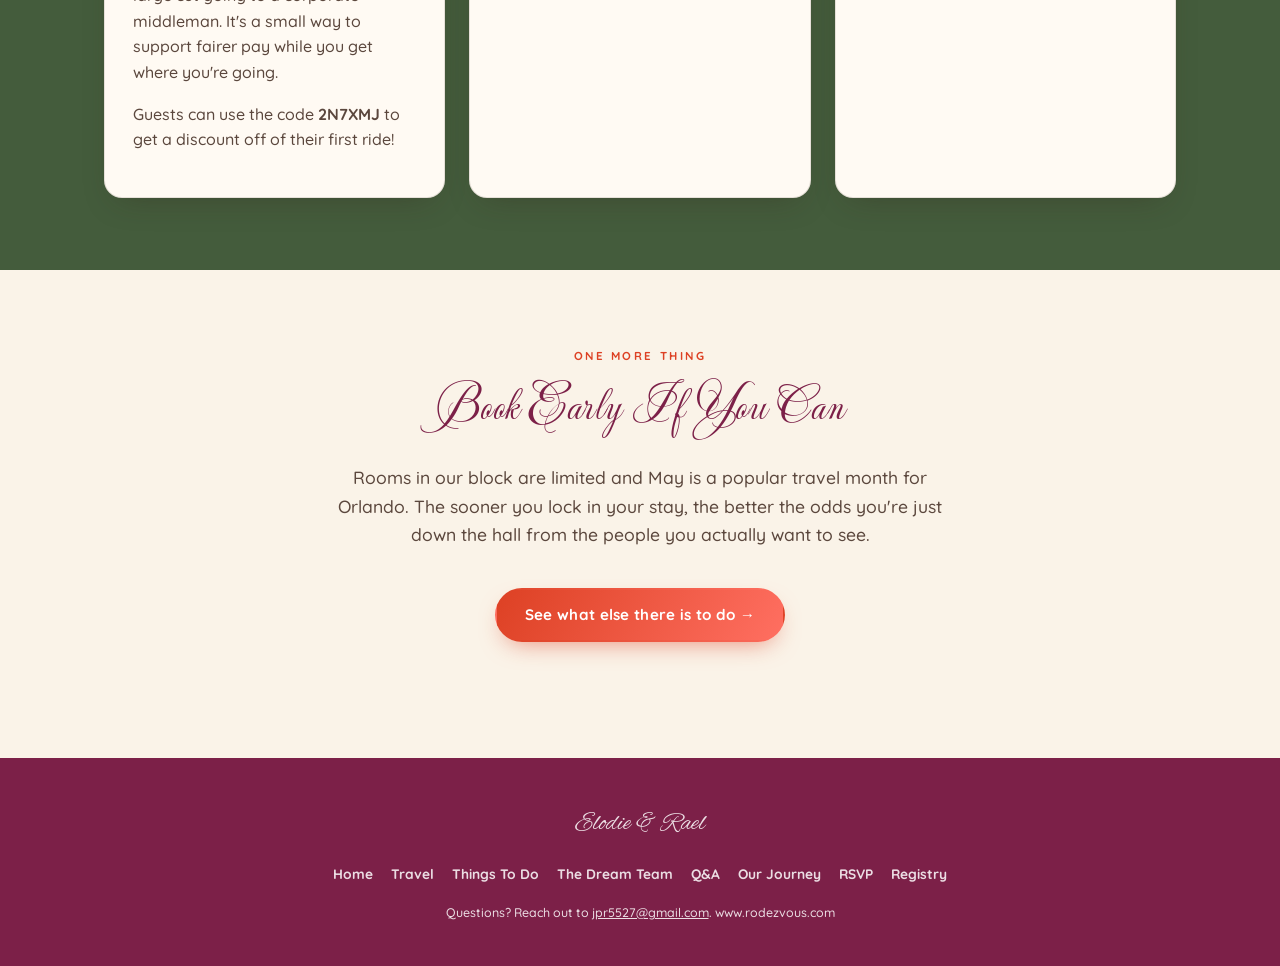
<file: travel.html>
<!DOCTYPE html>
<html lang="en">
<head>
<meta charset="UTF-8">
<meta name="viewport" content="width=device-width, initial-scale=1.0">
<title>Travel | Ro · dez · vous</title>
<link rel="preconnect" href="https://fonts.googleapis.com">
<link rel="preconnect" href="https://fonts.gstatic.com" crossorigin>
<link href="https://fonts.googleapis.com/css2?family=Alex+Brush&family=Mea+Culpa&family=Quicksand:wght@500;600;700&display=swap" rel="stylesheet">
<link rel="stylesheet" href="css/style.css">
</head>
<body>

<header class="site-header">
  <nav class="nav wrap">
    <a class="brand" href="index.html">Ro · dez · vous</a>
    <button class="nav-toggle" aria-label="Toggle menu" aria-expanded="false">&#9776; Menu</button>
    <ul class="nav-links">
      <li><a href="index.html">Home</a></li>
      <li><a href="travel.html" aria-current="page">Travel</a></li>
      <li><a href="things-to-do.html">Things To Do</a></li>
      <li><a href="dream-team.html">The Dream Team</a></li>
      <li><a href="faq.html">Q&amp;A</a></li>
      <li><a href="gallery.html">Our Journey</a></li>
      <li><a href="rsvp.html">RSVP</a></li>
      <li><a href="registry.html">Registry</a></li>
    </ul>
  </nav>
</header>

<main>

  <section class="hero" style="padding-bottom:40px;">
    <div class="wrap">
      <span class="eyebrow">Getting here</span>
      <h1>Travel &amp; Stay</h1>
      <p class="lede center" style="margin:0 auto;">Everything happens at one resort, so getting settled in is easy. Here's how to book your room and find your way to us.</p>
    </div>
  </section>

  <section class="band-cream">
    <div class="wrap grid grid-2" style="align-items:center;">
      <div>
        <span class="eyebrow">Home base</span>
        <h2>The Grove Resort</h2>
        <p>14501 Grove Resort Ave<br>Winter Garden, FL 34787</p>
        <p>We'd love it if everyone stayed on-site. The Welcome Reception <em>and</em> the Wedding Ceremony and Reception both happen right here at the resort, so staying with us means you're never more than an elevator ride from the party (or from bed, when the party's over).</p>
        <div class="stack" style="flex-direction:row; flex-wrap:wrap; gap:14px;">
          <a class="btn btn-primary" href="https://www.groveresortorlando.com/" target="_blank" rel="noopener">Book Your Room</a>
          <a class="btn btn-outline" href="https://www.groveresortorlando.com/contact-location" target="_blank" rel="noopener">Resort Contact Info</a>
        </div>
        <div class="placeholder-note mt-lg">Room block / group code: [TO ADD: call The Grove's wedding sales team at 407-734-0609 or email Sales@groveresortorlando.com to confirm our group rate and booking link once the block is set up].</div>
      </div>
      <div class="card">
        <h3>Good to Know</h3>
        <ul>
          <li>Spacious 1-3 bedroom suites with full kitchens, great for families or groups splitting a room.</li>
          <li>On-site water park (more on that on our <a href="things-to-do.html">Things To Do</a> page).</li>
          <li>Free shuttles to Walt Disney World.</li>
        </ul>
      </div>
    </div>
  </section>

  <section class="band-fern">
    <div class="wrap section-head">
      <span class="eyebrow">Flying in</span>
      <h2>Getting From the Airport</h2>
      <p>The closest airport is Orlando International Airport (MCO), about a 30-minute drive from the resort.</p>
    </div>
    <div class="wrap grid grid-3">
      <div class="card">
        <h3>Rideshare</h3>
        <p>Uber and Lyft both serve MCO and the resort. If you'd like an option that puts more of your fare directly in a driver's pocket, consider <strong><a href="https://driveempower.com/" target="_blank" rel="noopener">Empower</a></strong>, a driver-owned rideshare app where drivers set their own rates and keep 100% of what riders pay, instead of a large cut going to a corporate middleman. It's a small way to support fairer pay while you get where you're going.</p>
        <p>Guests can use the code <strong>2N7XMJ</strong> to get a discount off of their first ride!</p>
      </div>
      <div class="card">
        <h3>Car Rental</h3>
        <p>All major rental companies operate out of MCO. If you're staying at the resort all weekend and plan to use the Disney shuttles, you may not need a car at all, but one gives you the most flexibility for exploring.</p>
      </div>
      <div class="card">
        <h3>Parking at The Grove</h3>
        <p>Self-parking is available on-site.</p>
        <div class="placeholder-note">Rate: $[XX] per night. We'll confirm and update this once we have final pricing from the resort.</div>
      </div>
    </div>
  </section>

  <section class="band-cream">
    <div class="wrap section-head">
      <span class="eyebrow">One more thing</span>
      <h2>Book Early If You Can</h2>
      <p class="lede center" style="margin:0 auto;">Rooms in our block are limited and May is a popular travel month for Orlando. The sooner you lock in your stay, the better the odds you're just down the hall from the people you actually want to see.</p>
      <div class="center mt-lg">
        <a class="btn btn-primary" href="things-to-do.html">See what else there is to do &rarr;</a>
      </div>
    </div>
  </section>

</main>

<footer class="site-footer">
  <div class="wrap">
    <span style="font-family:var(--font-script); font-size:1.6rem;">Elodie &amp; Rael</span>
    <ul class="footer-links">
      <li><a href="index.html">Home</a></li>
      <li><a href="travel.html">Travel</a></li>
      <li><a href="things-to-do.html">Things To Do</a></li>
      <li><a href="dream-team.html">The Dream Team</a></li>
      <li><a href="faq.html">Q&amp;A</a></li>
      <li><a href="gallery.html">Our Journey</a></li>
      <li><a href="rsvp.html">RSVP</a></li>
      <li><a href="registry.html">Registry</a></li>
    </ul>
    <p class="fine">Questions? Reach out to <a href="mailto:jpr5527@gmail.com">jpr5527@gmail.com</a>. www.rodezvous.com</p>
  </div>
</footer>

<script src="js/main.js"></script>
</body>
</html>
</file>
<file: css/style.css>
/* ==========================================================================
   Ro · dez · vous | Elodie & Rael, May 8 2027
   Shared design system
   ========================================================================== */

:root {
  /* Palette — from the "Tropical Garden Party" mood board (Pantone refs) */
  --coral: #ff6f61;          /* Living Coral 16-1546 */
  --fiesta: #dd4124;         /* Fiesta 17-1564 */
  --honeysuckle: #d94f70;    /* Honeysuckle 17-1740 */
  --beetroot: #7c2048;       /* Beetroot Purple 18-2143 */
  --plum: #6c2846;           /* Magenta Purple 18-2328 */
  --greenery: #88b04b;       /* Greenery 15-0343 */
  --fern: #445c3c;           /* Fern Green 16-6339 */
  --beige: #e9cabd;          /* Beige 14-1118 */
  --cream: #faf3e8;          /* White Asparagus 12-0104 */

  --ink: #322017;
  --ink-soft: #5b473d;
  --paper: #fffaf3;
  --line: rgba(50, 32, 23, 0.12);

  --font-script: 'Alex Brush', cursive;
  --font-head: 'Mea Culpa', cursive;
  --font-body: 'Quicksand', sans-serif;

  --radius: 18px;
  --shadow: 0 12px 32px -14px rgba(50, 32, 23, 0.35);
  --wrap: 1120px;
}

* { box-sizing: border-box; }

html { scroll-behavior: smooth; }

body {
  margin: 0;
  background: var(--cream);
  color: var(--ink);
  font-family: var(--font-body);
  font-weight: 500;
  line-height: 1.6;
  -webkit-font-smoothing: antialiased;
}

img { max-width: 100%; display: block; }

a { color: inherit; }

.wrap {
  max-width: var(--wrap);
  margin: 0 auto;
  padding: 0 24px;
}

h1, h2, h3, .script {
  font-family: var(--font-head);
  font-weight: 400;
  margin: 0 0 0.4em;
  color: var(--beetroot);
  letter-spacing: 0.01em;
}

h1 { font-size: clamp(2.6rem, 6vw, 4.6rem); line-height: 1.1; }
h2 { font-size: clamp(2rem, 4.2vw, 3rem); }
h3 { font-size: clamp(1.4rem, 2.6vw, 1.9rem); }

.eyebrow {
  font-family: var(--font-body);
  font-weight: 700;
  text-transform: uppercase;
  letter-spacing: 0.22em;
  font-size: 0.72rem;
  color: var(--fiesta);
}

.script-lg {
  font-family: var(--font-script);
  font-weight: 400;
  color: var(--plum);
  font-size: clamp(1.3rem, 2.6vw, 1.9rem);
  word-spacing: 0.25em;
}

p { margin: 0 0 1em; color: var(--ink-soft); }

.lede {
  font-size: 1.1rem;
  max-width: 62ch;
}

/* ---------- buttons ---------- */
.btn {
  display: inline-flex;
  align-items: center;
  gap: 8px;
  font-family: var(--font-body);
  font-weight: 700;
  font-size: 0.95rem;
  letter-spacing: 0.02em;
  padding: 13px 28px;
  border-radius: 999px;
  border: 2px solid transparent;
  cursor: pointer;
  text-decoration: none;
  transition: transform 0.15s ease, box-shadow 0.15s ease, background 0.15s ease, color 0.15s ease;
}
.btn:hover { transform: translateY(-2px); }

.btn-primary {
  background: linear-gradient(120deg, var(--fiesta), var(--coral));
  color: #fff;
  box-shadow: 0 10px 24px -10px rgba(221, 65, 36, 0.6);
}
.btn-primary:hover { box-shadow: 0 14px 30px -10px rgba(221, 65, 36, 0.7); }

.btn-outline {
  background: transparent;
  border-color: var(--beetroot);
  color: var(--beetroot);
}
.btn-outline:hover { background: var(--beetroot); color: #fff; }

.btn-ghost {
  background: rgba(255, 255, 255, 0.18);
  border-color: rgba(255, 255, 255, 0.6);
  color: #fff;
}
.btn-ghost:hover { background: #fff; color: var(--beetroot); }

/* ---------- nav ---------- */
.site-header {
  position: sticky;
  top: 0;
  z-index: 50;
  background: rgba(250, 243, 232, 0.92);
  backdrop-filter: blur(8px);
  border-bottom: 1px solid var(--line);
}

.nav {
  display: flex;
  align-items: center;
  justify-content: space-between;
  padding: 14px 0;
}

.brand {
  font-family: var(--font-script);
  font-size: 1.8rem;
  color: var(--beetroot);
  text-decoration: none;
  line-height: 1;
  word-spacing: 0.4em; /* keeps the dots in Ro · dez · vous from blending into the script letters */
}

.nav-links {
  display: flex;
  flex-wrap: wrap;
  gap: 4px 6px;
  list-style: none;
  margin: 0;
  padding: 0;
}

.nav-links a {
  display: inline-block;
  padding: 8px 12px;
  border-radius: 999px;
  text-decoration: none;
  font-weight: 700;
  font-size: 0.86rem;
  color: var(--ink);
  transition: background 0.15s ease, color 0.15s ease;
}

.nav-links a:hover,
.nav-links a[aria-current="page"] {
  background: var(--beetroot);
  color: #fff;
}

.nav-toggle {
  display: none;
  background: none;
  border: 2px solid var(--beetroot);
  border-radius: 10px;
  color: var(--beetroot);
  font-size: 1.1rem;
  padding: 8px 12px;
  cursor: pointer;
}

@media (max-width: 860px) {
  .nav-toggle { display: inline-block; }
  .nav-links {
    display: none;
    flex-direction: column;
    width: 100%;
    gap: 4px;
    padding-top: 12px;
  }
  .nav-links.open { display: flex; }
  .nav-links a { width: 100%; text-align: left; }
  .nav { flex-wrap: wrap; }
}

/* ---------- hero ---------- */
.hero {
  position: relative;
  overflow: hidden;
  padding: 90px 0 70px;
  text-align: center;
  background:
    radial-gradient(ellipse at 15% 10%, rgba(136, 176, 75, 0.18), transparent 55%),
    radial-gradient(ellipse at 85% 85%, rgba(255, 111, 97, 0.2), transparent 55%),
    var(--cream);
}

.hero .eyebrow { display: block; margin-bottom: 18px; }

.hero .script-lg { display: block; margin-bottom: 10px; }

.hero h1 { margin-bottom: 14px; }

.hero-meta {
  display: flex;
  flex-wrap: wrap;
  justify-content: center;
  gap: 10px 28px;
  font-weight: 700;
  color: var(--fern);
  margin: 18px 0 32px;
  font-size: 1.05rem;
}

.hero-meta span { display: inline-flex; align-items: center; gap: 8px; }

.hero-actions {
  display: flex;
  flex-wrap: wrap;
  gap: 14px;
  justify-content: center;
  margin-top: 8px;
}

/* ---------- countdown ---------- */
.countdown {
  display: flex;
  flex-wrap: wrap;
  justify-content: center;
  gap: 14px;
  margin: 36px 0 8px;
}

.countdown .unit {
  background: var(--paper);
  border: 1px solid var(--line);
  border-radius: var(--radius);
  padding: 18px 22px;
  min-width: 92px;
  box-shadow: var(--shadow);
}

.countdown .num {
  font-family: var(--font-head);
  font-size: 2.4rem;
  color: var(--fiesta);
  line-height: 1;
  display: block;
}

.countdown .label {
  font-size: 0.68rem;
  text-transform: uppercase;
  letter-spacing: 0.14em;
  font-weight: 700;
  color: var(--ink-soft);
}

/* ---------- sections / bands ---------- */
section { padding: 72px 0; }

.band-fern {
  background: var(--fern);
  color: #fff;
}
.band-fern h2, .band-fern h3, .band-fern .eyebrow, .band-fern .script-lg { color: #fff; }
.band-fern .eyebrow { color: #d7e7c3; }
.band-fern p { color: rgba(255, 255, 255, 0.86); }
/* Cards sit on a cream/paper surface, so keep their text dark inside the green band */
.band-fern .card { color: var(--ink); }
.band-fern .card h3 { color: var(--beetroot); }
.band-fern .card p { color: var(--ink-soft); }

.band-plum {
  background: linear-gradient(135deg, var(--plum), var(--beetroot));
  color: #fff;
}
.band-plum h2, .band-plum h3, .band-plum .script-lg { color: #fff; }
.band-plum .eyebrow { color: var(--beige); }
.band-plum p { color: rgba(255, 255, 255, 0.88); }

.band-cream { background: var(--cream); }
.band-paper { background: var(--paper); }

.section-head {
  text-align: center;
  max-width: 680px;
  margin: 0 auto 44px;
}

/* ---------- cards / grids ---------- */
.grid {
  display: grid;
  gap: 24px;
}
.grid-2 { grid-template-columns: repeat(2, 1fr); }
.grid-3 { grid-template-columns: repeat(3, 1fr); }
.grid-4 { grid-template-columns: repeat(4, 1fr); }

@media (max-width: 760px) {
  .grid-2, .grid-3, .grid-4 { grid-template-columns: 1fr; }
}

.card {
  background: var(--paper);
  border: 1px solid var(--line);
  border-radius: var(--radius);
  padding: 28px;
  box-shadow: var(--shadow);
}

.card h3 { margin-bottom: 10px; }

.tag {
  display: inline-block;
  font-size: 0.7rem;
  font-weight: 700;
  text-transform: uppercase;
  letter-spacing: 0.1em;
  padding: 5px 12px;
  border-radius: 999px;
  background: rgba(221, 65, 36, 0.12);
  color: var(--fiesta);
  margin-bottom: 10px;
}

.placeholder-note {
  border: 1.5px dashed var(--fiesta);
  background: rgba(255, 111, 97, 0.08);
  border-radius: 12px;
  padding: 14px 18px;
  font-size: 0.88rem;
  color: var(--fiesta);
  font-weight: 700;
}

/* ---------- FAQ ---------- */
.faq-item {
  border-bottom: 1px solid var(--line);
  padding: 26px 0;
}
.faq-item h3 { font-family: var(--font-script); font-size: 1.7rem; color: var(--honeysuckle); margin-bottom: 8px; }
.faq-day { margin-top: 14px; }
.faq-day p { margin: 4px 0 0; }

/* ---------- timeline (schedule) ---------- */
.timeline { list-style: none; margin: 0; padding: 0; }
.timeline li {
  display: grid;
  grid-template-columns: 140px 1fr;
  gap: 18px;
  padding: 18px 0;
  border-bottom: 1px solid rgba(255, 255, 255, 0.18);
}
.timeline .when { font-weight: 700; color: var(--beige); }
@media (max-width: 600px) {
  .timeline li { grid-template-columns: 1fr; gap: 4px; }
}

/* ---------- gallery ---------- */
.gallery {
  columns: 3 260px;
  column-gap: 18px;
}
.gallery figure {
  margin: 0 0 18px;
  break-inside: avoid;
  border-radius: var(--radius);
  overflow: hidden;
  box-shadow: var(--shadow);
  opacity: 0;
  transform: translateY(24px);
  transition: opacity 0.6s ease, transform 0.6s ease;
}
.gallery figure.in-view { opacity: 1; transform: translateY(0); }
.gallery a { display: block; cursor: zoom-in; }
.gallery img { width: 100%; height: auto; }
.gallery-heading { margin-top: 56px; }

/* ---------- slideshow ---------- */
.slideshow { max-width: 960px; margin: 0 auto; }
.slideshow-stage {
  position: relative;
  height: min(72vh, 680px);
  border-radius: var(--radius);
  overflow: hidden;
  box-shadow: var(--shadow);
  background: var(--plum);
}
.slideshow-backdrop {
  position: absolute;
  inset: -40px;
  background-size: cover;
  background-position: center;
  filter: blur(28px) brightness(0.7);
  transition: background-image 0.6s ease;
}
.slideshow-img {
  position: relative;
  width: 100%;
  height: 100%;
  object-fit: contain;
  opacity: 0;
  transition: opacity 0.6s ease;
}
.slideshow-img.visible { opacity: 1; }
.slideshow-nav {
  position: absolute;
  top: 50%;
  transform: translateY(-50%);
  width: 48px;
  height: 48px;
  border-radius: 50%;
  border: none;
  background: rgba(255, 250, 243, 0.85);
  color: var(--beetroot);
  font-size: 2rem;
  line-height: 1;
  cursor: pointer;
  box-shadow: var(--shadow);
  transition: background 0.15s ease;
}
.slideshow-nav:hover { background: #fff; }
.slideshow-nav:focus-visible,
.slideshow-toggle:focus-visible { outline: 3px solid var(--coral); outline-offset: 2px; }
.slideshow-nav.prev { left: 14px; }
.slideshow-nav.next { right: 14px; }
.slideshow-bar {
  display: flex;
  align-items: center;
  justify-content: center;
  gap: 16px;
  margin-top: 14px;
}
.slideshow-toggle {
  font-family: var(--font-body);
  font-weight: 700;
  font-size: 0.86rem;
  padding: 6px 16px;
  border-radius: 999px;
  border: 2px solid var(--beetroot);
  background: transparent;
  color: var(--beetroot);
  cursor: pointer;
}
.slideshow-toggle:hover { background: var(--beetroot); color: #fff; }
.slideshow-count { font-weight: 700; color: var(--ink-soft); font-size: 0.9rem; }
@media (max-width: 600px) {
  .slideshow-stage { height: 62vh; }
  .slideshow-nav { width: 40px; height: 40px; font-size: 1.6rem; }
  .slideshow-nav.prev { left: 8px; }
  .slideshow-nav.next { right: 8px; }
}
@media (prefers-reduced-motion: reduce) {
  .slideshow-img, .slideshow-backdrop { transition: none; }
}

.photo-placeholder {
  aspect-ratio: 4 / 5;
  display: flex;
  align-items: center;
  justify-content: center;
  background: linear-gradient(150deg, var(--beige), var(--coral) 130%);
  color: #fff;
  font-family: var(--font-script);
  font-size: 1.6rem;
  text-align: center;
  padding: 20px;
}

/* ---------- team ---------- */
.team-card { text-align: center; }
.team-photo {
  width: 100%;
  aspect-ratio: 1;
  border-radius: 50%;
  overflow: hidden;
  margin: 0 auto 16px;
  border: 4px solid var(--paper);
  box-shadow: var(--shadow);
}
.team-photo .photo-placeholder { border-radius: 50%; }
.group-photo {
  max-width: 820px;
  margin: 40px auto 0;
  border-radius: var(--radius);
  overflow: hidden;
  box-shadow: var(--shadow);
}
.group-photo .photo-placeholder { aspect-ratio: 16 / 9; }
.group-photo img { width: 100%; }

/* ---------- RSVP ---------- */
.rsvp-search {
  max-width: 520px;
  margin: 0 auto;
  position: relative;
}
.rsvp-search input[type="text"] {
  width: 100%;
  font-family: var(--font-body);
  font-size: 1.05rem;
  font-weight: 700;
  padding: 16px 20px;
  border-radius: 999px;
  border: 2px solid var(--beetroot);
  background: var(--paper);
  color: var(--ink);
}
.rsvp-search input[type="text"]:focus { outline: 3px solid var(--coral); outline-offset: 2px; }

.rsvp-suggestions {
  position: absolute;
  top: calc(100% + 8px);
  left: 0;
  right: 0;
  background: var(--paper);
  border: 1px solid var(--line);
  border-radius: 14px;
  box-shadow: var(--shadow);
  overflow: hidden;
  z-index: 20;
}
.rsvp-suggestions button {
  display: block;
  width: 100%;
  text-align: left;
  padding: 12px 18px;
  background: none;
  border: none;
  font-family: var(--font-body);
  font-weight: 700;
  font-size: 0.95rem;
  cursor: pointer;
}
.rsvp-suggestions button:hover { background: var(--beige); }

.event-card {
  background: var(--paper);
  border: 1px solid var(--line);
  border-radius: var(--radius);
  padding: 26px;
  margin-bottom: 20px;
  box-shadow: var(--shadow);
}

.field { margin-bottom: 16px; }
.field label {
  display: block;
  font-weight: 700;
  font-size: 0.86rem;
  margin-bottom: 6px;
  color: var(--fern);
}
.field select,
.field input[type="text"],
.field input[type="number"],
.field input[type="password"],
.field input[type="email"],
.field textarea {
  width: 100%;
  padding: 11px 14px;
  border-radius: 10px;
  border: 1.5px solid var(--line);
  font-family: var(--font-body);
  font-weight: 600;
  background: #fff;
  color: var(--ink);
}
.radio-row { display: flex; gap: 18px; flex-wrap: wrap; }
.radio-row label { display: flex; align-items: center; gap: 6px; font-weight: 700; }

.field label.check { display: flex; align-items: center; gap: 8px; color: var(--ink); }

.party-list { list-style: none; margin: 0; padding: 0; }
.party-list li { padding: 8px 0; border-bottom: 1px solid var(--line); font-weight: 700; }
.party-list li:last-child { border-bottom: none; }
.plus-one { display: flex; align-items: center; gap: 12px; flex-wrap: wrap; }
.plus-one input {
  flex: 1;
  min-width: 180px;
  padding: 9px 12px;
  border-radius: 10px;
  border: 1.5px solid var(--line);
  font-family: var(--font-body);
  font-weight: 600;
  background: #fff;
  color: var(--ink);
}
.party-hint { font-size: 0.86rem; color: var(--ink-soft); margin: 10px 0 0; }

.person-row {
  border-top: 1px solid var(--line);
  padding: 14px 0 4px;
  margin-top: 10px;
}
.person-head {
  display: flex;
  flex-wrap: wrap;
  align-items: center;
  justify-content: space-between;
  gap: 8px 18px;
  margin-bottom: 10px;
}
.person-name { font-weight: 700; color: var(--beetroot); }
.person-extras { padding-left: 14px; border-left: 3px solid var(--beige); }
.person-row.missing .person-name::after { content: ' ← please answer'; color: var(--fiesta); font-weight: 600; font-size: 0.86rem; }

.rsvp-status {
  padding: 14px 18px;
  border-radius: 12px;
  font-weight: 700;
  margin-top: 18px;
}
.rsvp-status.ok { background: rgba(136, 176, 75, 0.18); color: #3e5a22; }
.rsvp-status.err { background: rgba(221, 65, 36, 0.12); color: var(--fiesta); }

/* ---------- RSVP admin ---------- */
.admin-login { max-width: 420px; margin: 0 auto; }

.admin-toolbar {
  display: flex;
  flex-wrap: wrap;
  align-items: center;
  gap: 10px;
  margin-bottom: 24px;
}
.admin-toolbar label { font-weight: 700; color: var(--fern); }
.admin-toolbar select {
  padding: 10px 14px;
  border-radius: 10px;
  border: 1.5px solid var(--line);
  font-family: var(--font-body);
  font-weight: 600;
  background: #fff;
  color: var(--ink);
  margin-right: auto;
}

.admin-totals {
  display: grid;
  grid-template-columns: repeat(auto-fill, minmax(240px, 1fr));
  gap: 16px;
  margin-bottom: 28px;
}
.admin-total h3 { margin: 0 0 6px; }
.admin-total p { margin: 4px 0; }
.admin-extras { font-size: 0.86rem; color: var(--ink-soft); }

.admin-table-wrap {
  overflow-x: auto;
  background: var(--paper);
  border: 1px solid var(--line);
  border-radius: var(--radius);
}
.admin-table { width: 100%; border-collapse: collapse; font-size: 0.88rem; }
.admin-table th,
.admin-table td { padding: 10px 12px; text-align: left; border-bottom: 1px solid var(--line); vertical-align: top; }
.admin-table th { font-weight: 700; color: var(--fern); white-space: nowrap; }
.admin-table tr:last-child td { border-bottom: none; }
.admin-table .resp-yes td:nth-child(4) { color: #3e5a22; font-weight: 700; }
.admin-table .resp-no td:nth-child(4) { color: var(--fiesta); font-weight: 700; }
.admin-table .resp-none td:nth-child(4) { color: var(--ink-soft); }

/* ---------- footer ---------- */
.site-footer {
  background: var(--beetroot);
  color: rgba(255, 255, 255, 0.85);
  padding: 46px 0 30px;
  text-align: center;
}
.site-footer .script { color: #fff; }
.site-footer a { text-decoration: underline; }
.footer-links {
  display: flex;
  flex-wrap: wrap;
  justify-content: center;
  gap: 6px 18px;
  margin: 18px 0;
  list-style: none;
  padding: 0;
  font-weight: 700;
  font-size: 0.86rem;
}
.footer-links a { text-decoration: none; }
.footer-links a:hover { text-decoration: underline; }
.fine { font-size: 0.78rem; margin-top: 18px; color: rgba(255, 255, 255, 0.85); }
.fine a { color: inherit; }

/* ---------- misc ---------- */
.divider {
  width: 64px;
  height: 3px;
  background: var(--coral);
  border-radius: 3px;
  margin: 18px auto;
  border: none;
}
.center { text-align: center; }
.stack { display: flex; flex-direction: column; gap: 10px; }
.mt-lg { margin-top: 40px; }
</file>
